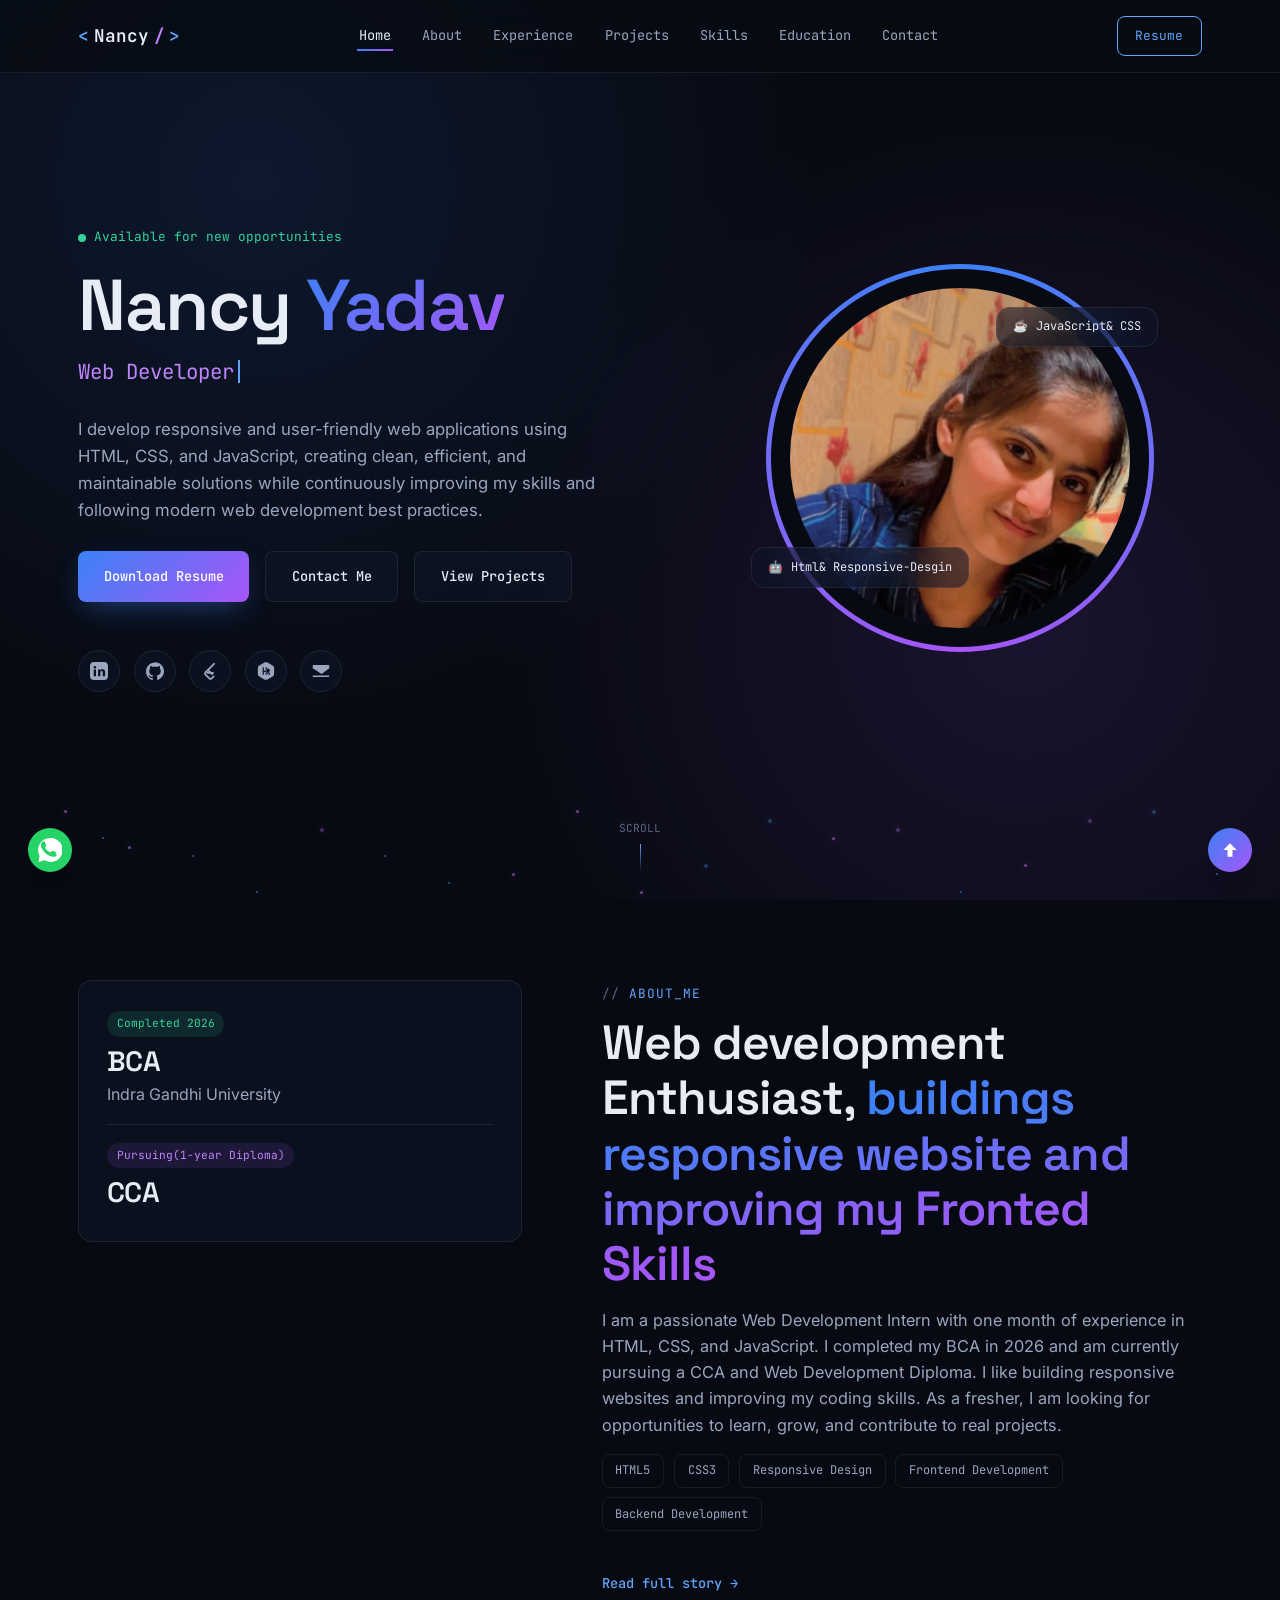
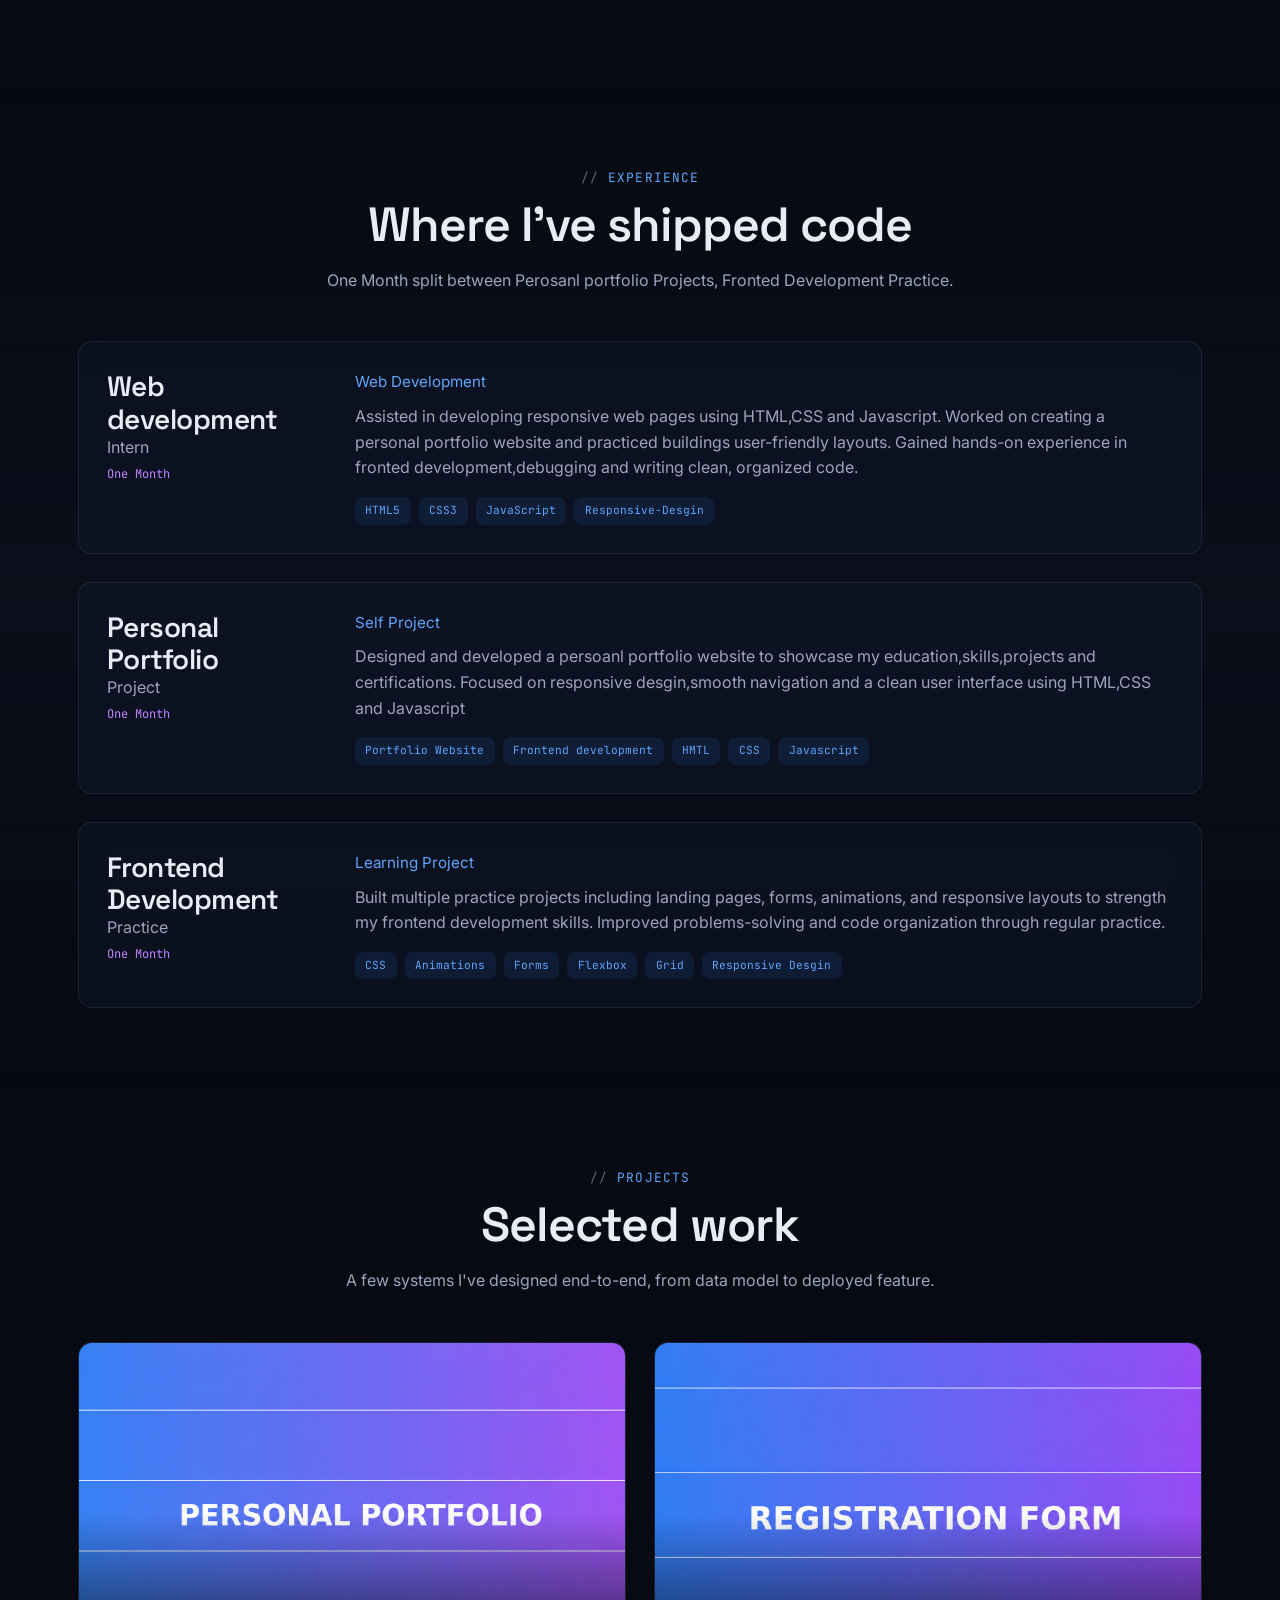
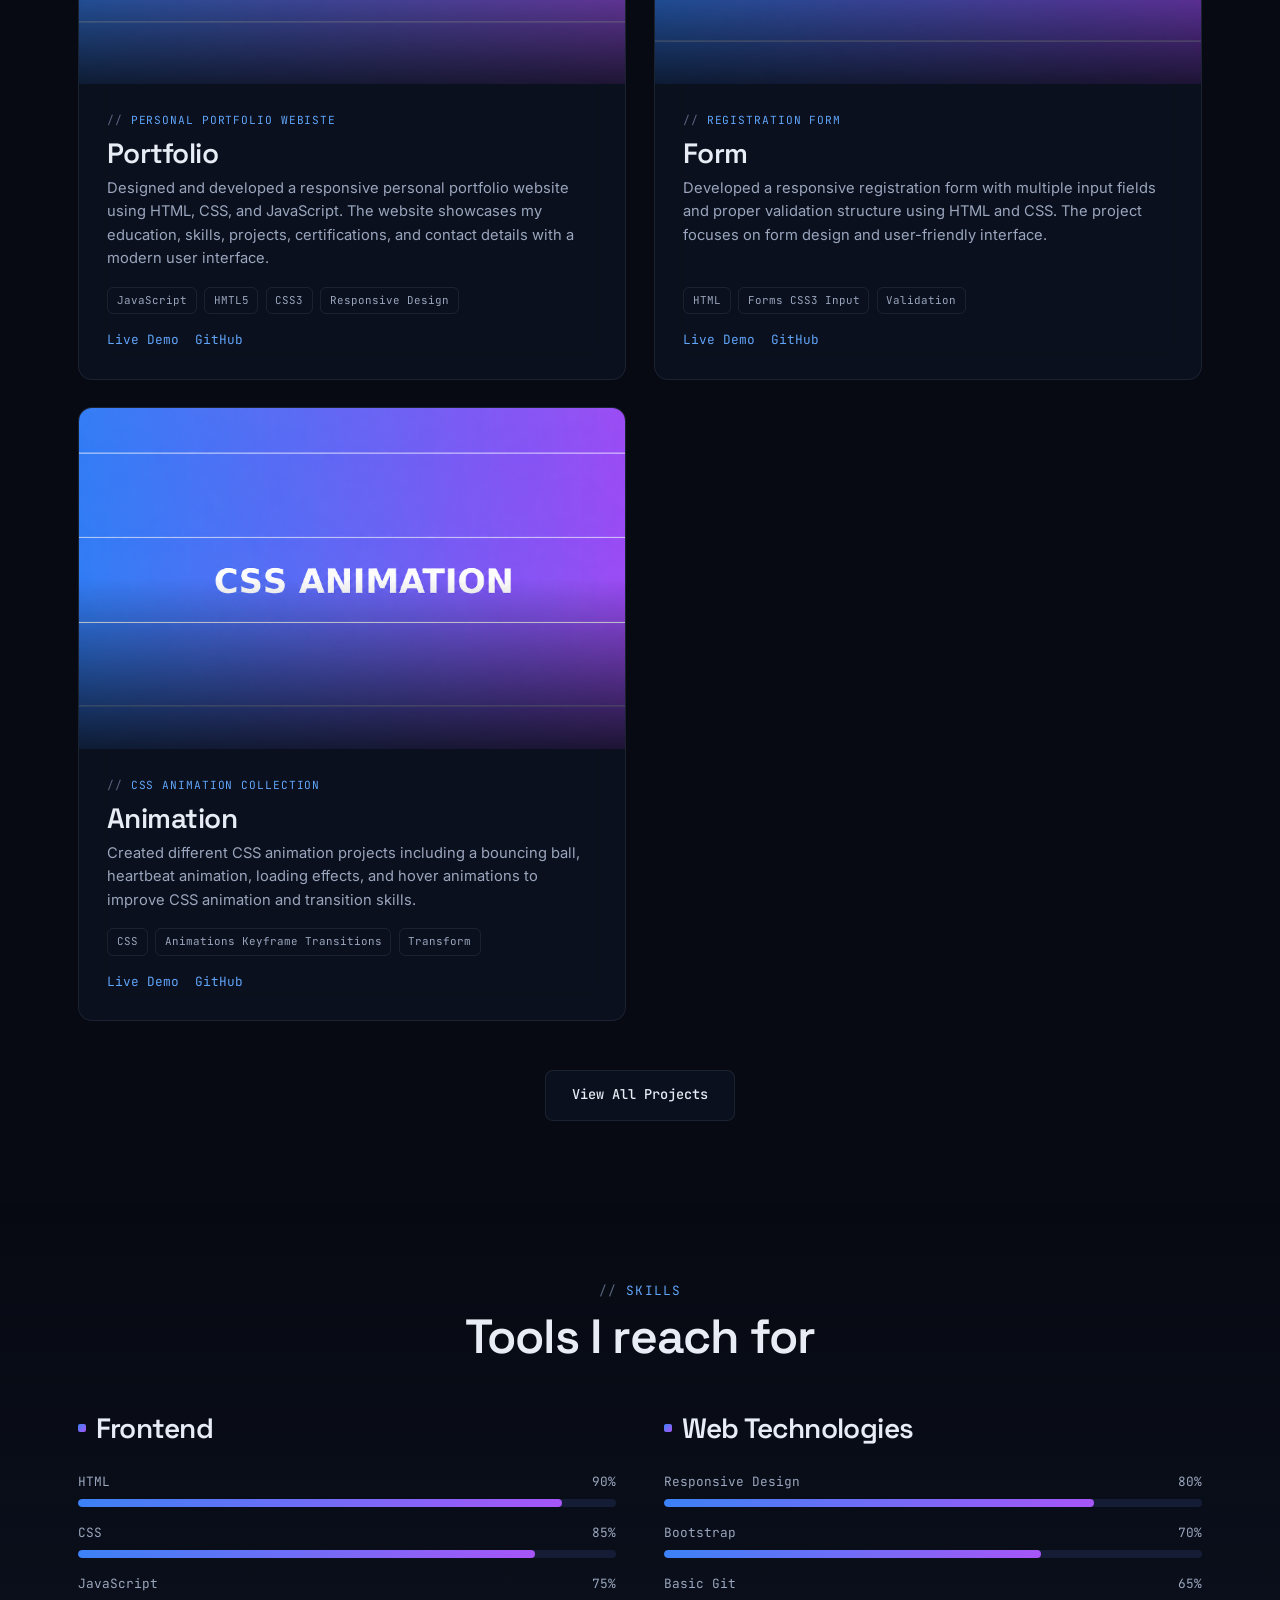
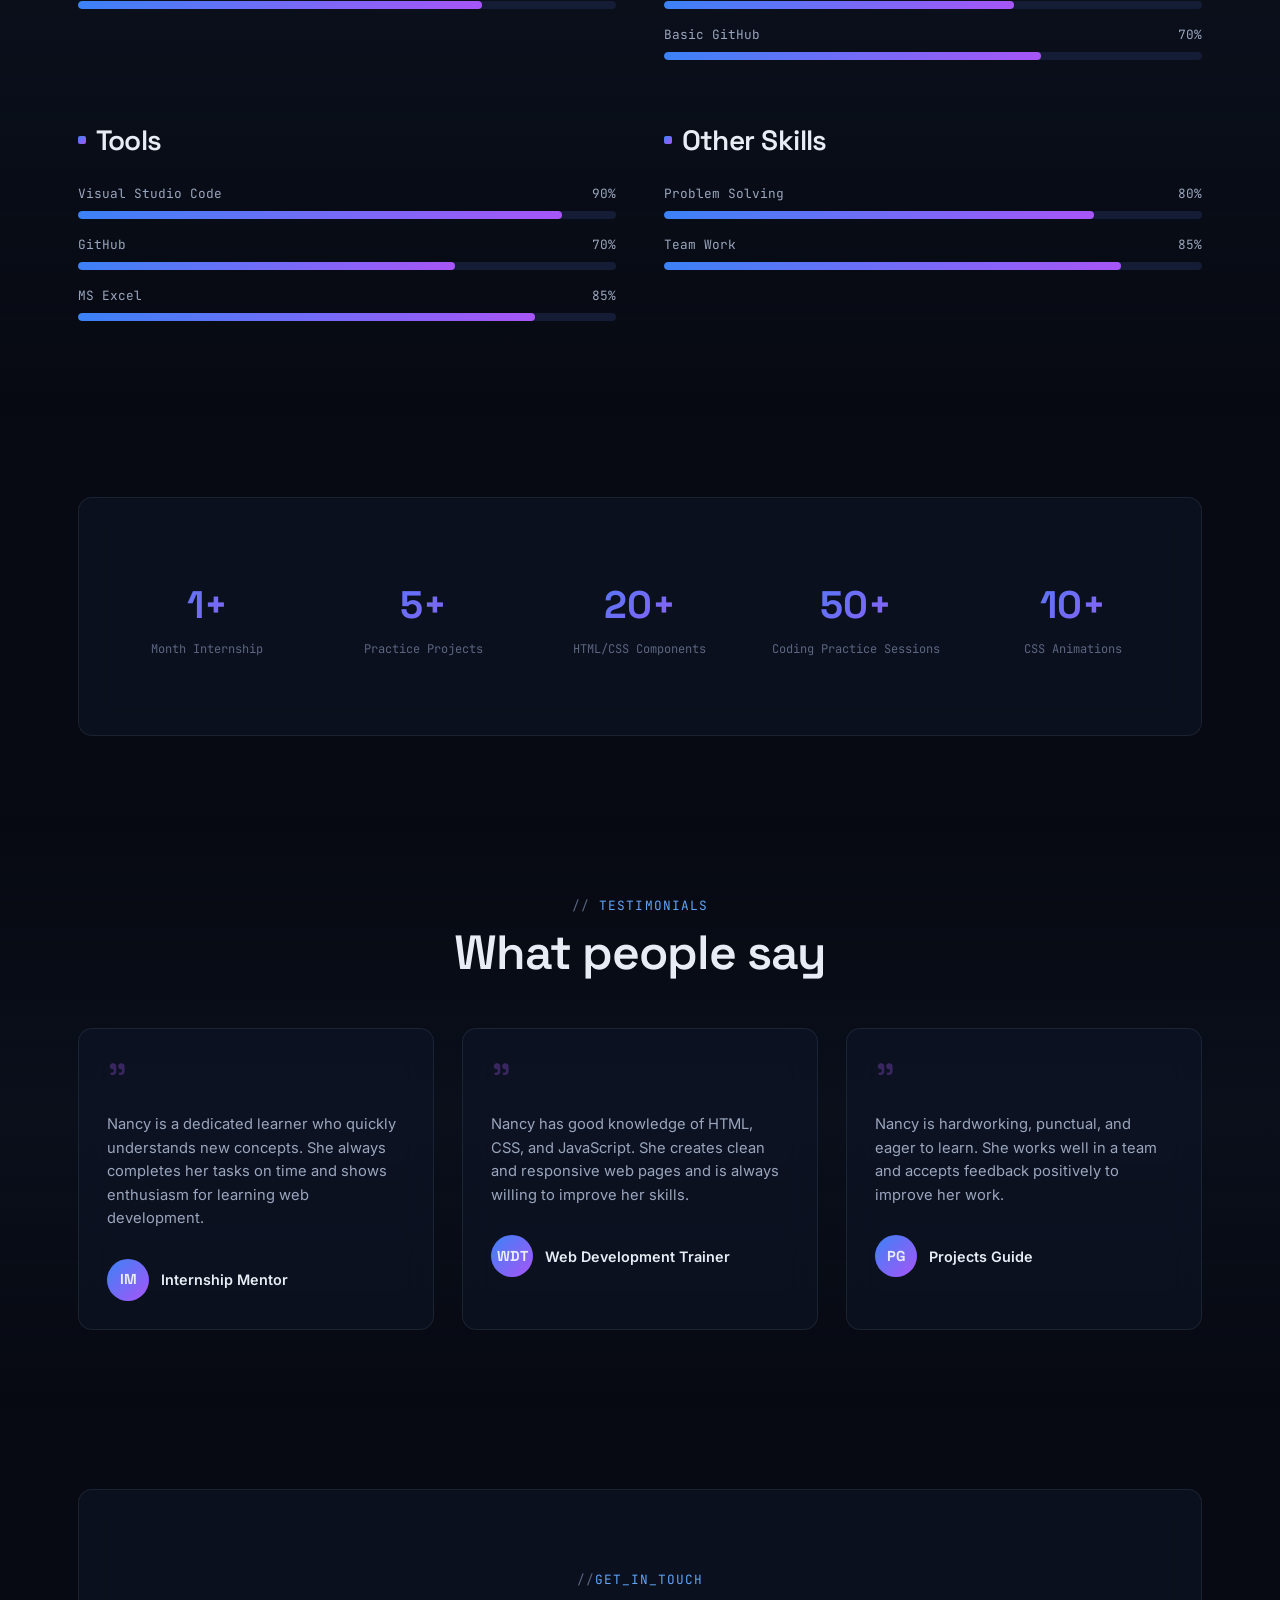
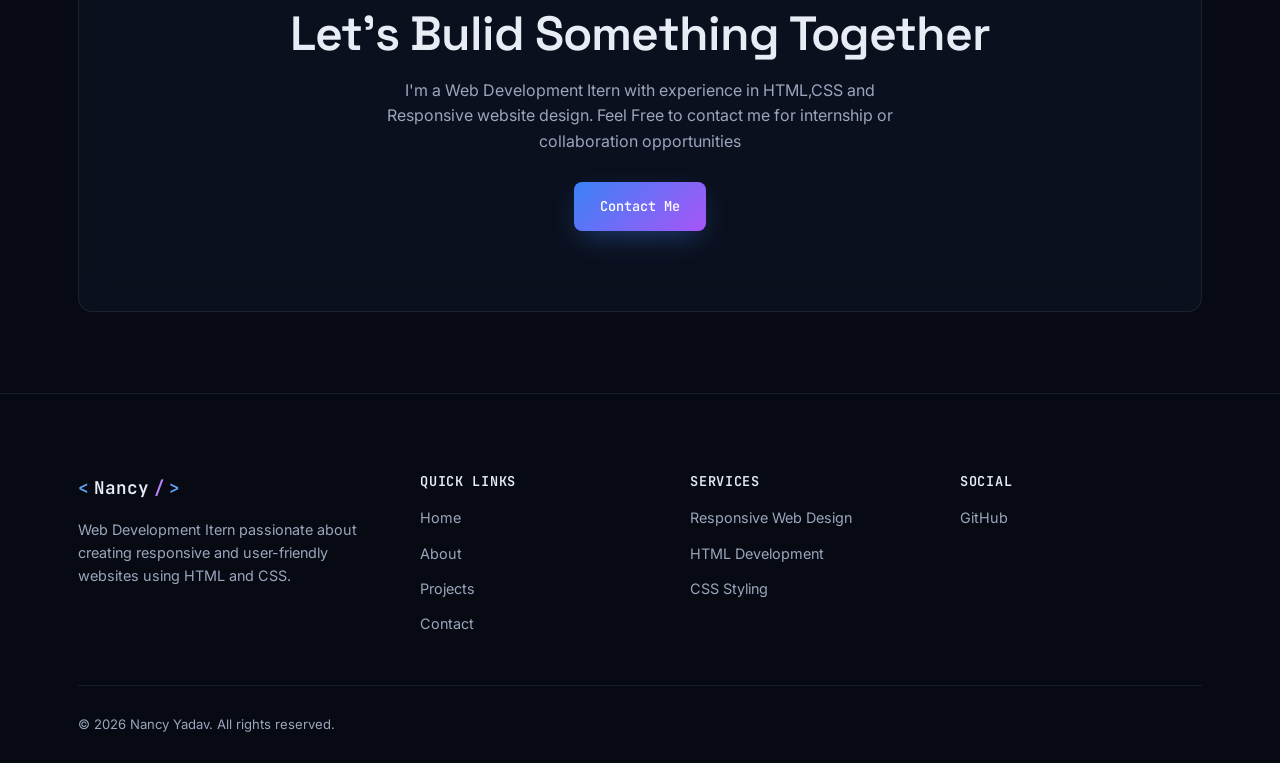
<file: index.html>
<!DOCTYPE html>
<html lang="en">
<head>
  <!-- ============ META / SEO ============ -->
  <meta charset="UTF-8">
  <meta name="viewport" content="width=device-width, initial-scale=1.0">
  <title>Nancy | Web Developer Portfolio</title>
  <meta name="description" content="Nancy personal portfolio showcasing web Development projects, Html,CSS Javascript Skills, internship experience and reponsive website deigns.">
  <meta name="keywords" content="Nancy, Web development, Front-End developer,Html, CSS,Javascript, Responsive Design, portfolio, Web development">
  <meta name="Author" content="Nancy">
  <meta name="google-site-verification" content="4IBK3HDi5_YxdnVA-ZzC8SNw-25kPVwUrpj1m1ZrVto" />
  <link rel="canonical" href="https://kaushindar.dev/">


  <!-- Open Graph -->
  <meta property="og:title" content="Nancy | Web developer portfolio">
  <meta property="og:description" content="Nancy personal portfolio showcasing web Development projects, Html,CSS Javascript Skills, internship experience and reponsive website deigns.">
  <meta property="og:type" content="website">
  <meta property="og:url" content="https://kaushindar.dev/">
  <meta property="og:image" content="assets/images/profile.png">

  <!-- Twitter Card -->
  <meta name="twitter:card" content="summary_large_image">
  <meta name="twitter:title" content="Nancy | Web developer portfolio">
  <meta name="twitter:description" content="Nancy personal portfolio showcasing web Development projects, Html,CSS Javascript Skills, internship experience and reponsive website deigns.">
  <meta name="twitter:image" content="assets/images/profile.png">

  <!-- Favicon -->
  <link rel="icon" type="image/png" href="assets/icons/favicon.png">

  <!-- ============ STYLESHEETS ============ -->
  <link rel="stylesheet" href="style.css">
  <link rel="stylesheet" href="responsive.css">
  <link rel="stylesheet" href="animations.css">
</head>
<body>

  <!-- ============================================================
       PAGE LOAD ANIMATION (CSS-only, fades out automatically)
       ============================================================ -->
  <div class="page-loader" aria-hidden="true">
    <div class="loader-mark"><span>&lt;</span><span>/</span><span>&gt;</span></div>
  </div>

  <!-- ============================================================
       CSS-ONLY ANIMATED PARTICLE BACKGROUND
       ============================================================ -->
  <div class="bg-fx" aria-hidden="true">
    <span></span><span></span><span></span><span></span><span></span>
    <span></span><span></span><span></span><span></span><span></span>
    <span></span><span></span><span></span><span></span><span></span>
    <span></span><span></span><span></span><span></span><span></span>
  </div>

  <!-- ============================================================
       NAVIGATION BAR
       ============================================================ -->
  <header>
    <nav class="navbar" aria-label="Primary navigation">
      <div class="container nav-inner">
        <a href="index.html" class="logo"><span class="bracket">&lt;</span>Nancy<span class="dot">/</span><span class="bracket">&gt;</span></a>

        <input type="checkbox" id="nav-toggle" class="nav-toggle-checkbox">

        <ul class="nav-links">
          <li><a href="index.html#home" class="active">Home</a></li>
          <li><a href="about.html">About</a></li>
          <li><a href="index.html#experience">Experience</a></li>
          <li><a href="projects.html">Projects</a></li>
          <li><a href="index.html#skills">Skills</a></li>
          <li><a href="about.html#education">Education</a></li>
          <li><a href="contact.html">Contact</a></li>
        </ul>

        <div class="nav-cta">
          <a href="assets/resume/Nancy_Resume.pdf" class="btn-resume-nav" download>Resume</a>
          <label for="nav-toggle" class="nav-toggle-label" aria-label="Toggle menu">
            <span></span><span></span><span></span>
          </label>
        </div>
      </div>
    </nav>
  </header>

  <main>
    <!-- ============================================================
         HERO SECTION
         ============================================================ -->
    <section class="hero" id="home">
      <div class="container hero-inner">

        <div class="hero-content reveal">
          <div class="hero-eyebrow"><span class="status-dot" aria-hidden="true"></span> Available for new opportunities</div>

          <h1 class="hero-name">Nancy <span class="gradient-text">Yadav</span></h1>

          <div class="typing-roles" aria-label="Software Engineer, AI Engineer, Java Backend Developer, Trainer">
            <span class="role-text">Web Developer</span><span class="cursor" aria-hidden="true"></span>
          </div>

          <p class="hero-intro">
            I develop responsive and user-friendly web applications using HTML, CSS, and JavaScript, creating clean, efficient, and maintainable solutions while continuously improving my skills and following modern web development best practices.
          </p>

          <div class="hero-ctas">
            <a href="assets/resume/Nancy_Resume.pdf" class="btn btn-primary" download>Download Resume</a>
            <a href="contact.html" class="btn btn-outline">Contact Me</a>
            <a href="projects.html" class="btn btn-outline">View Projects</a>
          </div>

          <div class="hero-socials" aria-label="Social media links">
            <a href="https://linkedin.com/in/kaushindar" class="social-icon" target="_blank" rel="noopener" aria-label="LinkedIn">
              <svg viewBox="0 0 24 24"><path d="M19 0h-14c-2.76 0-5 2.24-5 5v14c0 2.76 2.24 5 5 5h14c2.76 0 5-2.24 5-5v-14c0-2.76-2.24-5-5-5zm-11 19h-3v-9h3v9zm-1.5-10.27c-.97 0-1.75-.79-1.75-1.76s.78-1.76 1.75-1.76 1.75.79 1.75 1.76-.78 1.76-1.75 1.76zm13.5 10.27h-3v-4.5c0-1.07-.02-2.45-1.5-2.45-1.5 0-1.73 1.17-1.73 2.37v4.58h-3v-9h2.88v1.23h.04c.4-.75 1.38-1.54 2.84-1.54 3.04 0 3.6 2 3.6 4.59v4.72z"/></svg>
            </a>
            <a href="https://github.com/kaushindar" class="social-icon" target="_blank" rel="noopener" aria-label="GitHub">
              <svg viewBox="0 0 24 24"><path d="M12 .5c-6.63 0-12 5.37-12 12 0 5.3 3.44 9.8 8.21 11.39.6.11.82-.26.82-.58 0-.29-.01-1.04-.02-2.04-3.34.72-4.04-1.61-4.04-1.61-.55-1.39-1.34-1.76-1.34-1.76-1.09-.75.08-.73.08-.73 1.2.08 1.84 1.24 1.84 1.24 1.07 1.83 2.81 1.3 3.5.99.11-.78.42-1.3.76-1.6-2.67-.3-5.47-1.34-5.47-5.93 0-1.31.47-2.38 1.24-3.22-.12-.3-.54-1.52.12-3.18 0 0 1.01-.32 3.3 1.23.96-.27 1.98-.4 3-.4s2.04.13 3 .4c2.29-1.55 3.3-1.23 3.3-1.23.66 1.66.24 2.88.12 3.18.77.84 1.24 1.91 1.24 3.22 0 4.6-2.81 5.62-5.49 5.92.43.37.81 1.1.81 2.22 0 1.6-.01 2.89-.01 3.29 0 .32.21.7.82.58 4.77-1.59 8.21-6.09 8.21-11.39 0-6.63-5.37-12-12-12z"/></svg>
            </a>
            <a href="https://leetcode.com/kaushindar" class="social-icon" target="_blank" rel="noopener" aria-label="LeetCode">
              <svg viewBox="0 0 24 24"><path d="M16.5 1.5l-9 9-2 2a4 4 0 0 0 0 5.66l4.3 4.3a4 4 0 0 0 5.66 0l2.3-2.3a1.2 1.2 0 0 0-1.7-1.7l-2.3 2.3a1.6 1.6 0 0 1-2.26 0l-4.3-4.3a1.6 1.6 0 0 1 0-2.26l2-2 4.7 4.7a1.2 1.2 0 0 0 1.7-1.7L11 10.6l7.2-7.2a1.2 1.2 0 0 0-1.7-1.9z"/><rect x="7" y="13.2" width="10.5" height="2.3" rx="1.1"/></svg>
            </a>
            <a href="https://hackerrank.com/kaushindar" class="social-icon" target="_blank" rel="noopener" aria-label="HackerRank">
              <svg viewBox="0 0 24 24"><path d="M12 0c1.285 0 9.75 4.886 10.392 6 .645 1.115.645 10.885 0 12C21.75 19.114 13.286 24 12 24c-1.286 0-9.75-4.886-10.395-6-.642-1.115-.642-10.885 0-12C2.25 4.886 10.715 0 12 0zM7.5 17h1.6v-3.7h2.4V17h1.6V7h-1.6v4.7H9.1V7H7.5v10zm9.6-5.6c0-1.6-.6-2.4-2.2-2.4h-2.3V17h1.6v-3.6h.5l1.2 3.6h1.7l-1.4-3.9c.6-.3.9-1 .9-1.7z"/></svg>
            </a>
            <a href="mailto:kaushindar.dev@gmail.com" class="social-icon" aria-label="Email">
              <svg viewBox="0 0 24 24"><path d="M2 4h20a1 1 0 0 1 1 1v14a1 1 0 0 1-1 1H2a1 1 0 0 1-1-1V5a1 1 0 0 1 1-1zm19.4 2.1l-9.4 7-9.4-7H21.4zM1 8.4V18h22V8.4l-9.6 7.1a1 1 0 0 1-1.2 0L1 8.4z"/></svg>
            </a>
          </div>
        </div>

        <div class="hero-visual reveal-scale delay-2">
          <div class="portrait-frame">
            <div class="portrait-ring" aria-hidden="true"></div>
            <div class="portrait-photo">
              <img src="assets/images/profile.jpeg" alt="Portrait of Nancy, web development, HTMl,CSS, Javascript" width="380" height="380">
            </div>
            <div class="float-chip glass-panel chip-1"><span aria-hidden="true">☕</span> JavaScript&amp; CSS</div>
            <div class="float-chip glass-panel chip-2"><span aria-hidden="true">🤖</span> Html&amp; Responsive-Desgin</div>
          </div>
        </div>

      </div>

      <a href="#about-preview" class="scroll-hint" aria-label="Scroll down">
        SCROLL
        <span class="scroll-line" aria-hidden="true"></span>
      </a>
    </section>

    <!-- ============================================================
         ABOUT PREVIEW SECTION
         ============================================================ -->
    <section class="section" id="about-preview">
      <div class="container">
        <div class="about-grid">

          <div class="glass-panel about-card reveal-left">
            <span class="edu-tag done">Completed 2026</span>
            <h3>BCA</h3>
            <p class="org" style="margin-top:0.3rem;">Indra Gandhi University</p>

            <div class="edu-current">
              <span class="edu-tag">Pursuing(1-year Diploma)</span>
              <h3>CCA</h3>
              <p class="org" style="margin-top:0.3rem;"></p>
            </div>
          </div>

          <div class="reveal-right delay-1">
            <span class="mono-label">about_me</span>
            <h2 style="margin-top:0.6rem;">Web development Enthusiast, <span class="gradient-text">buildings responsive website and improving my Fronted Skills</span></h2>
            <p style="margin-top:var(--space-sm); font-size:1.02rem;">
              I am a passionate Web Development Intern with one month of experience in HTML, CSS, and JavaScript. I completed my BCA in 2026 and am currently pursuing a CCA and Web Development Diploma.
               I like building responsive websites and improving my coding skills. As a fresher, I am looking for opportunities to learn, grow, and contribute to real projects.
            </p>
            <div class="passion-tags">
              <span>HTML5</span><span>CSS3</span><span>Responsive Design</span><span>Frontend Development</span><span>Backend Development</span>
            </div>
            <a href="about.html" class="btn btn-ghost" style="margin-top:var(--space-md);">Read full story</a>
          </div>

        </div>
      </div>
    </section>

    <!-- ============================================================
         EXPERIENCE SECTION
         ============================================================ -->
    <section class="section section-alt" id="experience">
      <div class="container">
        <div class="section-head reveal">
          <span class="mono-label">experience</span>
          <h2>Where I've shipped code</h2>
          <p>One Month split between Perosanl portfolio Projects, Fronted Development Practice.</p>
        </div>

        <div class="experience-list">

          <article class="exp-card glass-panel lift-card reveal-left">
            <div class="exp-meta">
              <h3>Web development</h3>
              <span class="org" style="color:var(--text-secondary);">Intern</span>
              <span class="exp-duration">One Month</span>
            </div>
            <div class="exp-body">
              <span class="exp-role">Web Development</span>
              <p>Assisted in developing responsive web pages using HTML,CSS and Javascript. Worked on creating a personal portfolio website 
                and practiced buildings user-friendly layouts. Gained hands-on experience in fronted development,debugging and writing clean, organized code.
              </p>
              <div class="exp-tags">
                <span>HTML5</span><span>CSS3</span><span>JavaScript</span><span>Responsive-Desgin</span>
              </div>
            </div>
          </article>

          <article class="exp-card glass-panel lift-card reveal-left delay-1">
            <div class="exp-meta">
              <h3>Personal Portfolio</h3>
              <span class="org" style="color:var(--text-secondary);">Project</span>
              <span class="exp-duration">One Month</span>
            </div>
            <div class="exp-body">
              <span class="exp-role">Self Project</span>
              <p>Designed and developed a persoanl portfolio website to showcase my education,skills,projects and certifications. Focused on responsive
                desgin,smooth navigation and a clean user interface using HTML,CSS and Javascript
              </p>
              <div class="exp-tags">
                <span>Portfolio Website</span><span>Frontend development</span><span>HMTL</span><span>CSS</span><span>Javascript</span>
              </div>
            </div>
          </article>

          <article class="exp-card glass-panel lift-card reveal-left delay-2">
            <div class="exp-meta">
              <h3>Frontend Development</h3>
              <span class="org" style="color:var(--text-secondary);">Practice</span>
              <span class="exp-duration">One Month</span>
            </div>
            <div class="exp-body">
              <span class="exp-role">Learning Project</span>
              <p>Built multiple practice projects including landing pages, forms, animations, and responsive layouts to strength my frontend development
                skills. Improved problems-solving and code organization through regular practice.
              </p>
              <div class="exp-tags">
                <span>CSS</span><span>Animations</span><span>Forms</span><span>Flexbox</span><span>Grid</span><span>Responsive Desgin</span>
              </div>
            </div>
          </article>

        </div>
      </div>
    </section>

    <!-- ============================================================
         PROJECTS PREVIEW SECTION
         ============================================================ -->
    <section class="section" id="projects-preview">
      <div class="container">
        <div class="section-head reveal">
          <span class="mono-label">projects</span>
          <h2>Selected work</h2>
          <p>A few systems I've designed end-to-end, from data model to deployed feature.</p>
        </div>

        <div class="projects-grid">
          <article class="project-card glass-panel reveal-scale delay-1">
            <div class="project-thumb">
              <img src="assets/images/project1.png" alt="Perosanl Portfolio platform interface" loading="lazy">
            </div>
            <div class="project-body">
              <span class="mono-label">Personal Portfolio Webiste</span>
              <h3>Portfolio</h3>
              <p>Designed and developed a responsive personal portfolio website using HTML, CSS, and JavaScript. The website showcases my education,
                 skills, projects, certifications, and contact details with a modern user interface.</p>
              <div class="project-tags">
                <span>JavaScript</span><span>HMTL5</span><span>CSS3</span><span>Responsive Design</span>
              </div>
              <div class="project-links">
                <a href="#" target="_blank" rel="noopener">Live Demo</a>
                <a href="#" target="_blank" rel="noopener">GitHub</a>
              </div>
            </div>
          </article>

          <article class="project-card glass-panel reveal-scale delay-2">
            <div class="project-thumb">
              <img src="assets/images/project2.png" alt="Registration Form" loading="lazy">
            </div>
            <div class="project-body">
              <span class="mono-label">Registration Form</span>
              <h3>Form</h3>
              <p>Developed a responsive registration form with multiple input fields and proper validation structure using HTML and CSS.
                 The project focuses on form design and user-friendly interface.</p>
              <div class="project-tags">
                <span>HTML</span><span>Forms CSS3 Input</span><span>Validation</span>
              </div>
              <div class="project-links">
                <a href="#" target="_blank" rel="noopener">Live Demo</a>
                <a href="#" target="_blank" rel="noopener">GitHub</a>
              </div>
            </div>
          </article>

          <article class="project-card glass-panel reveal-scale delay-3">
            <div class="project-thumb">
              <img src="assets/images/project3.png" alt="CSS Animation interface" loading="lazy">
            </div>
            <div class="project-body">
              <span class="mono-label">CSS Animation Collection</span>
              <h3>Animation</h3>
              <p>Created different CSS animation projects including a bouncing ball, heartbeat animation, loading effects, 
                and hover animations to improve CSS animation and transition skills.</p>
              <div class="project-tags">
                <span>CSS</span><span>Animations Keyframe Transitions</span><span>Transform</span>
              </div>
              <div class="project-links">
                <a href="#" target="_blank" rel="noopener">Live Demo</a>
                <a href="#" target="_blank" rel="noopener">GitHub</a>
              </div>
            </div>
          </article>

        </div>

        <div style="text-align:center; margin-top:var(--space-lg);">
          <a href="projects.html" class="btn btn-outline">View All Projects</a>
        </div>
      </div>
    </section>

    <!-- ============================================================
         SKILLS SECTION
         ============================================================ -->
    <section class="section section-alt" id="skills">
      <div class="container">
        <div class="section-head reveal">
          <span class="mono-label">skills</span>
          <h2>Tools I reach for</h2>
        </div>

        <div class="skills-grid">

          <div class="skill-group reveal-left">
            <h3>Frontend</h3>
            <div class="skill-bar-item">
              <div class="skill-bar-label"><span>HTML</span><span>90%</span></div>
              <div class="skill-bar-track"><div class="skill-bar-fill" style="--fill:90%;"></div></div>
            </div>
            <div class="skill-bar-item">
              <div class="skill-bar-label"><span>CSS</span><span>85%</span></div>
              <div class="skill-bar-track"><div class="skill-bar-fill" style="--fill:85%;"></div></div>
            </div>
            <div class="skill-bar-item">
              <div class="skill-bar-label"><span>JavaScript</span><span>75%</span></div>
              <div class="skill-bar-track"><div class="skill-bar-fill" style="--fill:75%;"></div></div>
            </div>
          </div>

          <div class="skill-group reveal-right">
            <h3>Web Technologies</h3>
            <div class="skill-bar-item">
              <div class="skill-bar-label"><span>Responsive Design</span><span>80%</span></div>
              <div class="skill-bar-track"><div class="skill-bar-fill" style="--fill:80%;"></div></div>
            </div>
            <div class="skill-bar-item">
              <div class="skill-bar-label"><span>Bootstrap</span><span>70%</span></div>
              <div class="skill-bar-track"><div class="skill-bar-fill" style="--fill:70%;"></div></div>
            </div>
            <div class="skill-bar-item">
              <div class="skill-bar-label"><span>Basic Git</span><span>65%</span></div>
              <div class="skill-bar-track"><div class="skill-bar-fill" style="--fill:65%;"></div></div>
            </div>
            <div class="skill-bar-item">
              <div class="skill-bar-label"><span>Basic GitHub</span><span>70%</span></div>
              <div class="skill-bar-track"><div class="skill-bar-fill" style="--fill:70%;"></div></div>
            </div>
          </div>

          <div class="skill-group reveal-left delay-1">
            <h3>Tools</h3>
            <div class="skill-bar-item">
              <div class="skill-bar-label"><span>Visual Studio Code</span><span>90%</span></div>
              <div class="skill-bar-track"><div class="skill-bar-fill" style="--fill:90%;"></div></div>
            </div>
            <div class="skill-bar-item">
              <div class="skill-bar-label"><span>GitHub</span><span>70%</span></div>
              <div class="skill-bar-track"><div class="skill-bar-fill" style="--fill:70%;"></div></div>
            </div>
            <div class="skill-bar-item">
              <div class="skill-bar-label"><span>MS Excel</span><span>85%</span></div>
              <div class="skill-bar-track"><div class="skill-bar-fill" style="--fill:85%;"></div></div>
            </div>
          </div>

          <div class="skill-group reveal-right delay-1">
            <h3>Other Skills</h3>
            <div class="skill-bar-item">
              <div class="skill-bar-label"><span>Problem Solving</span><span>80%</span></div>
              <div class="skill-bar-track"><div class="skill-bar-fill" style="--fill:80%;"></div></div>
            </div>
            <div class="skill-bar-item">
              <div class="skill-bar-label"><span>Team Work</span><span>85%</span></div>
              <div class="skill-bar-track"><div class="skill-bar-fill" style="--fill:85%;"></div></div>
            </div>
          </div>

        </div>
      </div>
    </section>

    <!-- ============================================================
         ACHIEVEMENTS / STATS SECTION
         ============================================================ -->
    <section class="section" id="achievements">
      <div class="container">
        <div class="glass-panel stats-strip reveal-scale" style="padding:var(--space-lg) var(--space-md);">
          <div class="stat-item">
            <div class="stat-number gradient-text">1+</div>
            <div class="stat-label">Month Internship</div>
          </div>
          <div class="stat-item">
            <div class="stat-number gradient-text">5+</div>
            <div class="stat-label">Practice Projects</div>
          </div>
          <div class="stat-item">
            <div class="stat-number gradient-text">20+</div>
            <div class="stat-label">HTML/CSS Components</div>
          </div>
          <div class="stat-item">
            <div class="stat-number gradient-text">50+</div>
            <div class="stat-label">Coding Practice Sessions</div>
          </div>
          <div class="stat-item">
            <div class="stat-number gradient-text">10+</div>
            <div class="stat-label">CSS Animations</div>
          </div>
        </div>
      </div>
    </section>

    <!-- ============================================================
         TESTIMONIALS SECTION
         ============================================================ -->
    <section class="section section-alt" id="testimonials">
      <div class="container">
        <div class="section-head reveal">
          <span class="mono-label">testimonials</span>
          <h2>What people say</h2>
        </div>

        <div class="testimonial-grid">

          <div class="glass-panel testimonial-card reveal-scale">
            <div class="quote-mark" aria-hidden="true">"</div>
            <p>Nancy is a dedicated learner who quickly understands new concepts. 
              She always completes her tasks on time and shows enthusiasm for learning web development.</p>
            <div class="testimonial-author">
              <div class="author-avatar">IM</div>
              <div>
                <div class="author-name">Internship Mentor</div>
                <div class="author-role"></div>
              </div>
            </div>
          </div>

          <div class="glass-panel testimonial-card reveal-scale delay-1">
            <div class="quote-mark" aria-hidden="true">"</div>
            <p>Nancy has good knowledge of HTML, CSS, and JavaScript. She creates clean and responsive web pages
               and is always willing to improve her skills.</p>
            <div class="testimonial-author">
              <div class="author-avatar">WDT</div>
              <div>
                <div class="author-name">Web Development Trainer</div>
                <div class="author-role"></div>
              </div>
            </div>
          </div>

          <div class="glass-panel testimonial-card reveal-scale delay-2">
            <div class="quote-mark" aria-hidden="true">"</div>
            <p>Nancy is hardworking, punctual, and eager to learn. She works well in a team and accepts feedback positively to improve her work.</p>
            <div class="testimonial-author">
              <div class="author-avatar">PG</div>
              <div>
                <div class="author-name">Projects Guide</div>
                <div class="author-role"></div>
              </div>
            </div>
          </div>

        </div>
      </div>
    </section>

    <!-- ============================================================
         CONTACT CTA SECTION
         ============================================================ -->
    <section class="section" id="contact-cta">
      <div class="container">
        <div class="glass-panel reveal-scale" style="padding:var(--space-xl) var(--space-md); text-align:center;">
          <span class="mono-label" style="justify-content:center; display:flex;">get_in_touch</span>
          <h2 style="margin-top:var(--space-sm);">Let's Bulid Something Together</h2>
          <p style="max-width:520px; margin:var(--space-sm) auto 0;">I'm a Web Development Itern with experience in HTML,CSS and Responsive website design. Feel Free to contact me for internship or collaboration opportunities</p>
          <div style="margin-top:var(--space-md);">
            <a href="contact.html" class="btn btn-primary">Contact Me</a>
          </div>
        </div>
      </div>
    </section>
  </main>

  <!-- ============================================================
       FOOTER
       ============================================================ -->
  <footer class="site-footer">
    <div class="container">
      <div class="footer-grid">

        <div class="footer-brand">
          <a href="index.html" class="logo"><span class="bracket">&lt;</span>Nancy<span class="dot">/</span><span class="bracket">&gt;</span></a>
          <p>Web Development Itern passionate about creating responsive and user-friendly websites using HTML and CSS.</p>
        </div>

        <div class="footer-col">
          <h4>Quick Links</h4>
          <ul>
            <li><a href="index.html">Home</a></li>
            <li><a href="about.html">About</a></li>
            <li><a href="projects.html">Projects</a></li>
            <li><a href="contact.html">Contact</a></li>
          </ul>
        </div>

        <div class="footer-col">
          <h4>Services</h4>
          <ul>
            <li><a href="index.html#experience">Responsive Web Design</a></li>
            <li><a href="index.html#skills">HTML Development</a></li>
            <li><a href="index.html#experience">CSS Styling</a></li>
          </ul>
        </div>

        <div class="footer-col">
          <h4>Social</h4>
          <ul>
            <li><a href="https://github.com/kaushindar" target="_blank" rel="noopener">GitHub</a></li> 
          </ul>
        </div>
      </div>

      <div class="footer-bottom">
        <p>&copy; 2026 Nancy Yadav. All rights reserved.</p>
        <div class="footer-socials">
        </div>
      </div>
    </div>
  </footer>

  <!-- ============================================================
       FLOATING ACTION BUTTONS
       ============================================================ -->
  <a href="https://wa.me/910000000000" class="float-btn whatsapp-float" target="_blank" rel="noopener" aria-label="Chat on WhatsApp">
    <svg viewBox="0 0 24 24"><path d="M12 0a12 12 0 0 0-10.4 17.9L.4 24l6.3-1.65A12 12 0 1 0 12 0zm6.95 16.95c-.3.85-1.7 1.6-2.65 1.75-.7.1-1.55.15-2.5-.15-.6-.2-1.35-.4-2.3-.85-4.05-1.75-6.7-5.8-6.9-6.05-.2-.25-1.65-2.2-1.65-4.2 0-2 1.05-2.95 1.4-3.35.35-.4.8-.5 1.05-.5h.75c.25 0 .55-.05.85.65.3.7 1.05 2.5 1.15 2.7.1.2.15.4.05.65-.1.25-.15.4-.35.6-.2.25-.4.55-.55.7-.2.2-.4.45-.2.85.7 1.4 1.6 2.45 2.85 3.3 1.25.85 2 1.05 2.3 1.2.3.1.5.1.7-.05.2-.2.85-.95 1.1-1.3.25-.35.5-.3.8-.2.3.1 2.05.95 2.4 1.15.35.2.6.3.65.45.05.15.05.85-.25 1.7z"/></svg>
  </a>

  <a href="#home" class="float-btn back-to-top" aria-label="Back to top">
    <svg viewBox="0 0 24 24"><path d="M12 4l-8 8h5v8h6v-8h5z"/></svg>
  </a>

</body>
</html>
</file>
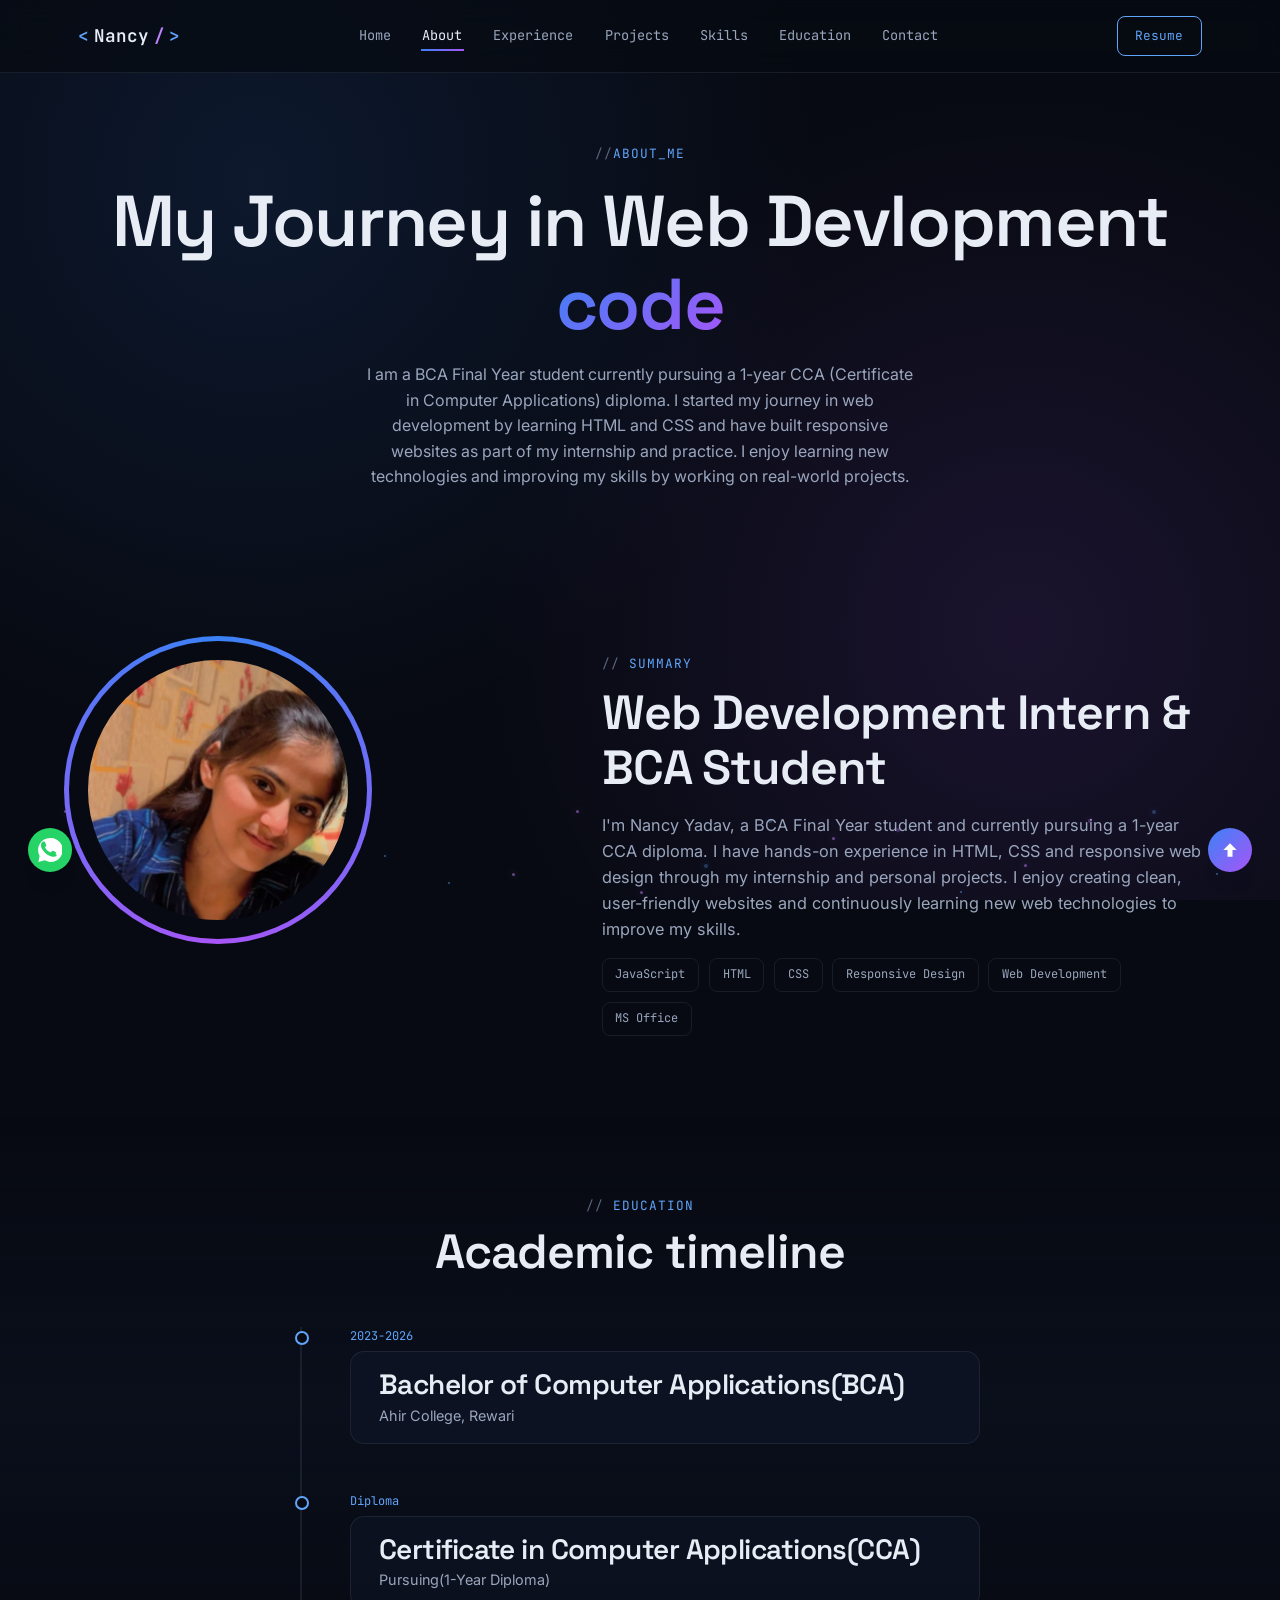
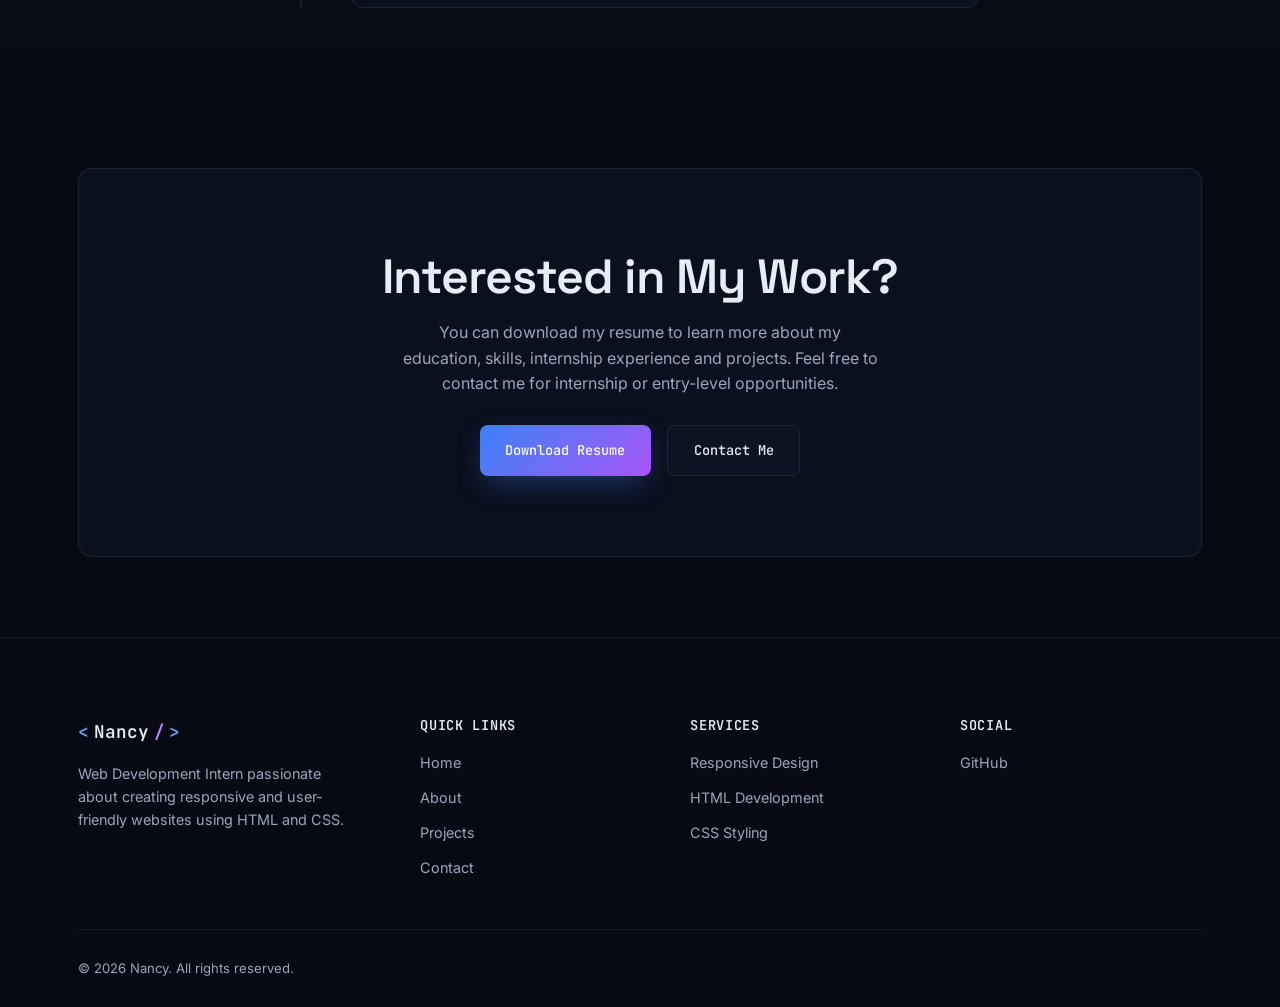
<file: about.html>
<!DOCTYPE html>
<html lang="en">
<head>
  <!-- ============ META / SEO ============ -->
  <meta charset="UTF-8">
  <meta name="viewport" content="width=device-width, initial-scale=1.0">
  <title>About | Nancy</title>
 <meta name="description" content="Nancy personal portfolio showcasing web Development projects, Html,CSS Javascript Skills, internship experience and reponsive website deigns.">
  <meta name="keywords" content="Nancy, Web development, Front-End developer,Html, CSS,Javascript, Responsive Design, portfolio, Web development">
  <meta name="Author" content="Nancy">
  <link rel="canonical" href="https://kaushindar.dev/about.html">

  <meta property="og:title" content="About | Nancy">
  <meta property="og:description" content="Nancy personal portfolio showcasing web Development projects, Html,CSS Javascript Skills, internship experience and reponsive website deigns.">
  <meta property="og:type" content="profile">
  <meta property="og:url" content="https://kaushindar.dev/about.html">
  <meta property="og:image" content="assets/images/profile.png">

  <meta name="twitter:card" content="summary_large_image">
  <meta name="twitter:title" content="About | Nancy">
  <meta name="twitter:description" content="Nancy personal portfolio showcasing web Development projects, Html,CSS Javascript Skills, internship experience and reponsive website deigns.">

  <link rel="icon" type="image/png" href="assets/icons/favicon.png">

  <link rel="stylesheet" href="style.css">
  <link rel="stylesheet" href="responsive.css">
  <link rel="stylesheet" href="animations.css">
</head>
<body>

  <!-- ============================================================
       PAGE LOAD ANIMATION (CSS-only, fades out automatically)
       ============================================================ -->
  <div class="page-loader" aria-hidden="true">
    <div class="loader-mark"><span>&lt;</span><span>/</span><span>&gt;</span></div>
  </div>

  <div class="bg-fx" aria-hidden="true">
    <span></span><span></span><span></span><span></span><span></span>
    <span></span><span></span><span></span><span></span><span></span>
    <span></span><span></span><span></span><span></span><span></span>
    <span></span><span></span><span></span><span></span><span></span>
  </div>

  <!-- ============================================================
       NAVIGATION BAR
       ============================================================ -->
  <header>
    <nav class="navbar" aria-label="Primary navigation">
      <div class="container nav-inner">
        <a href="index.html" class="logo"><span class="bracket">&lt;</span>Nancy<span class="dot">/</span><span class="bracket">&gt;</span></a>

        <input type="checkbox" id="nav-toggle" class="nav-toggle-checkbox">

        <ul class="nav-links">
          <li><a href="index.html">Home</a></li>
          <li><a href="about.html" class="active">About</a></li>
          <li><a href="index.html#experience">Experience</a></li>
          <li><a href="projects.html">Projects</a></li>
          <li><a href="index.html#skills">Skills</a></li>
          <li><a href="about.html#education">Education</a></li>
          <li><a href="contact.html">Contact</a></li>
        </ul>

        <div class="nav-cta">
          <a href="assets/resume/Nancy_Resume.pdf" class="btn-resume-nav" download>Resume</a>
          <label for="nav-toggle" class="nav-toggle-label" aria-label="Toggle menu">
            <span></span><span></span><span></span>
          </label>
        </div>
      </div>
    </nav>
  </header>

  <main>
    <!-- ============================================================
         PAGE HERO
         ============================================================ -->
    <section class="page-hero reveal">
      <div class="container">
        <span class="mono-label" style="display:flex; justify-content:center;">about_me</span>
        <h1>My Journey in Web Devlopment <span class="gradient-text">code</span></h1>
        <p>I am a BCA Final Year student currently pursuing a 1-year CCA (Certificate in Computer Applications) diploma.
           I started my journey in web development by learning HTML and CSS and have built responsive websites as part of my internship and practice.
           I enjoy learning new technologies and improving my skills by working on real-world projects.</p>
      </div>
    </section>

    <!-- ============================================================
         PROFESSIONAL SUMMARY
         ============================================================ -->
    <section class="section">
      <div class="container">
        <div class="about-grid">

          <div class="hero-visual reveal-left" style="justify-content:flex-start;">
            <div class="portrait-frame" style="width:280px; height:280px;">
              <div class="portrait-ring" aria-hidden="true"></div>
              <div class="portrait-photo">
                <img src="assets/images/profile.jpeg" alt="Portrait of Nancy Yadav" width="300" height="300">
              </div>
            </div>
          </div>

          <div class="reveal-right delay-1">
            <span class="mono-label">summary</span>
            <h2 style="margin-top:0.6rem;">Web Development Intern & BCA Student</h2>
            <p style="margin-top:var(--space-sm); font-size:1.02rem;">
              I'm Nancy Yadav, a BCA Final Year student and currently pursuing a 1-year CCA diploma. I have hands-on experience in HTML, CSS and 
              responsive web design through my internship and personal projects.
               I enjoy creating clean, user-friendly websites and continuously learning new web technologies to improve my skills.
            </p>
            <div class="passion-tags">
              <span>JavaScript</span><span>HTML</span><span>CSS</span><span>Responsive Design</span><span>Web Development</span><span>MS Office</span>
            </div>
          </div>

        </div>
      </div>
    </section>

    <!-- ============================================================
         EDUCATION TIMELINE
         ============================================================ -->
    <section class="section section-alt" id="education">
      <div class="container">
        <div class="section-head reveal">
          <span class="mono-label">education</span>
          <h2>Academic timeline</h2>
        </div>

        <div class="timeline" style="max-width:680px; margin:0 auto;">

          <div class="timeline-item reveal-left">
            <span class="timeline-dot" aria-hidden="true"></span>
            <div class="timeline-year">2023-2026</div>
            <div class="glass-panel timeline-card">
              <h3> Bachelor of Computer Applications(BCA)</h3>
              <p class="org">Ahir College, Rewari</p>
            </div>
          </div>

          <div class="timeline-item reveal-left delay-1">
            <span class="timeline-dot" aria-hidden="true"></span>
            <div class="timeline-year">Diploma</div>
            <div class="glass-panel timeline-card">
              <h3>Certificate in Computer Applications(CCA)</h3>
              <p class="org">Pursuing(1-Year Diploma)</p>
            </div>
          </div>
        </div>
      </div>
    </section>

    <!-- ============================================================
         CONTACT CTA
         ============================================================ -->
    <section class="section">
      <div class="container">
        <div class="glass-panel reveal-scale" style="padding:var(--space-xl) var(--space-md); text-align:center;">
          <h2>Interested in My Work?</h2>
          <p style="max-width:480px; margin:var(--space-sm) auto 0;">You can download my resume to learn more about my education, skills, internship experience and projects.
             Feel free to contact me for internship or entry-level opportunities.</p>
          <div style="margin-top:var(--space-md); display:flex; gap:var(--space-sm); justify-content:center; flex-wrap:wrap;">
            <a href="assets/resume/Kaushindar_Resume.pdf" class="btn btn-primary" download>Download Resume</a>
            <a href="contact.html" class="btn btn-outline">Contact Me</a>
          </div>
        </div>
      </div>
    </section>
  </main>

  <!-- ============================================================
       FOOTER
       ============================================================ -->
  <footer class="site-footer">
    <div class="container">
      <div class="footer-grid">

        <div class="footer-brand">
          <a href="index.html" class="logo"><span class="bracket">&lt;</span>Nancy<span class="dot">/</span><span class="bracket">&gt;</span></a>
          <p>Web Development Intern passionate about creating responsive and user-friendly websites using HTML and CSS.</p>
        </div>

        <div class="footer-col">
          <h4>Quick Links</h4>
          <ul>
            <li><a href="index.html">Home</a></li>
            <li><a href="about.html">About</a></li>
            <li><a href="projects.html">Projects</a></li>
            <li><a href="contact.html">Contact</a></li>
          </ul>
        </div>

        <div class="footer-col">
          <h4>Services</h4>
          <ul>
            <li><a href="index.html#experience">Responsive Design</a></li>
            <li><a href="index.html#skills">HTML Development</a></li>
            <li><a href="index.html#experience">CSS Styling</a></li>
          </ul>
        </div>

        <div class="footer-col">
          <h4>Social</h4>
          <ul>
            <li><a href="https://github.com/kaushindar" target="_blank" rel="noopener">GitHub</a></li>
          </ul>
        </div>

      </div>

      <div class="footer-bottom">
        <p>&copy; 2026 Nancy. All rights reserved.</p>
      </div>
    </div>
  </footer>

  <a href="https://wa.me/910000000000" class="float-btn whatsapp-float" target="_blank" rel="noopener" aria-label="Chat on WhatsApp">
    <svg viewBox="0 0 24 24"><path d="M12 0a12 12 0 0 0-10.4 17.9L.4 24l6.3-1.65A12 12 0 1 0 12 0zm6.95 16.95c-.3.85-1.7 1.6-2.65 1.75-.7.1-1.55.15-2.5-.15-.6-.2-1.35-.4-2.3-.85-4.05-1.75-6.7-5.8-6.9-6.05-.2-.25-1.65-2.2-1.65-4.2 0-2 1.05-2.95 1.4-3.35.35-.4.8-.5 1.05-.5h.75c.25 0 .55-.05.85.65.3.7 1.05 2.5 1.15 2.7.1.2.15.4.05.65-.1.25-.15.4-.35.6-.2.25-.4.55-.55.7-.2.2-.4.45-.2.85.7 1.4 1.6 2.45 2.85 3.3 1.25.85 2 1.05 2.3 1.2.3.1.5.1.7-.05.2-.2.85-.95 1.1-1.3.25-.35.5-.3.8-.2.3.1 2.05.95 2.4 1.15.35.2.6.3.65.45.05.15.05.85-.25 1.7z"/></svg>
  </a>

  <a href="#" class="float-btn back-to-top" aria-label="Back to top">
    <svg viewBox="0 0 24 24"><path d="M12 4l-8 8h5v8h6v-8h5z"/></svg>
  </a>

</body>
</html>
</file>
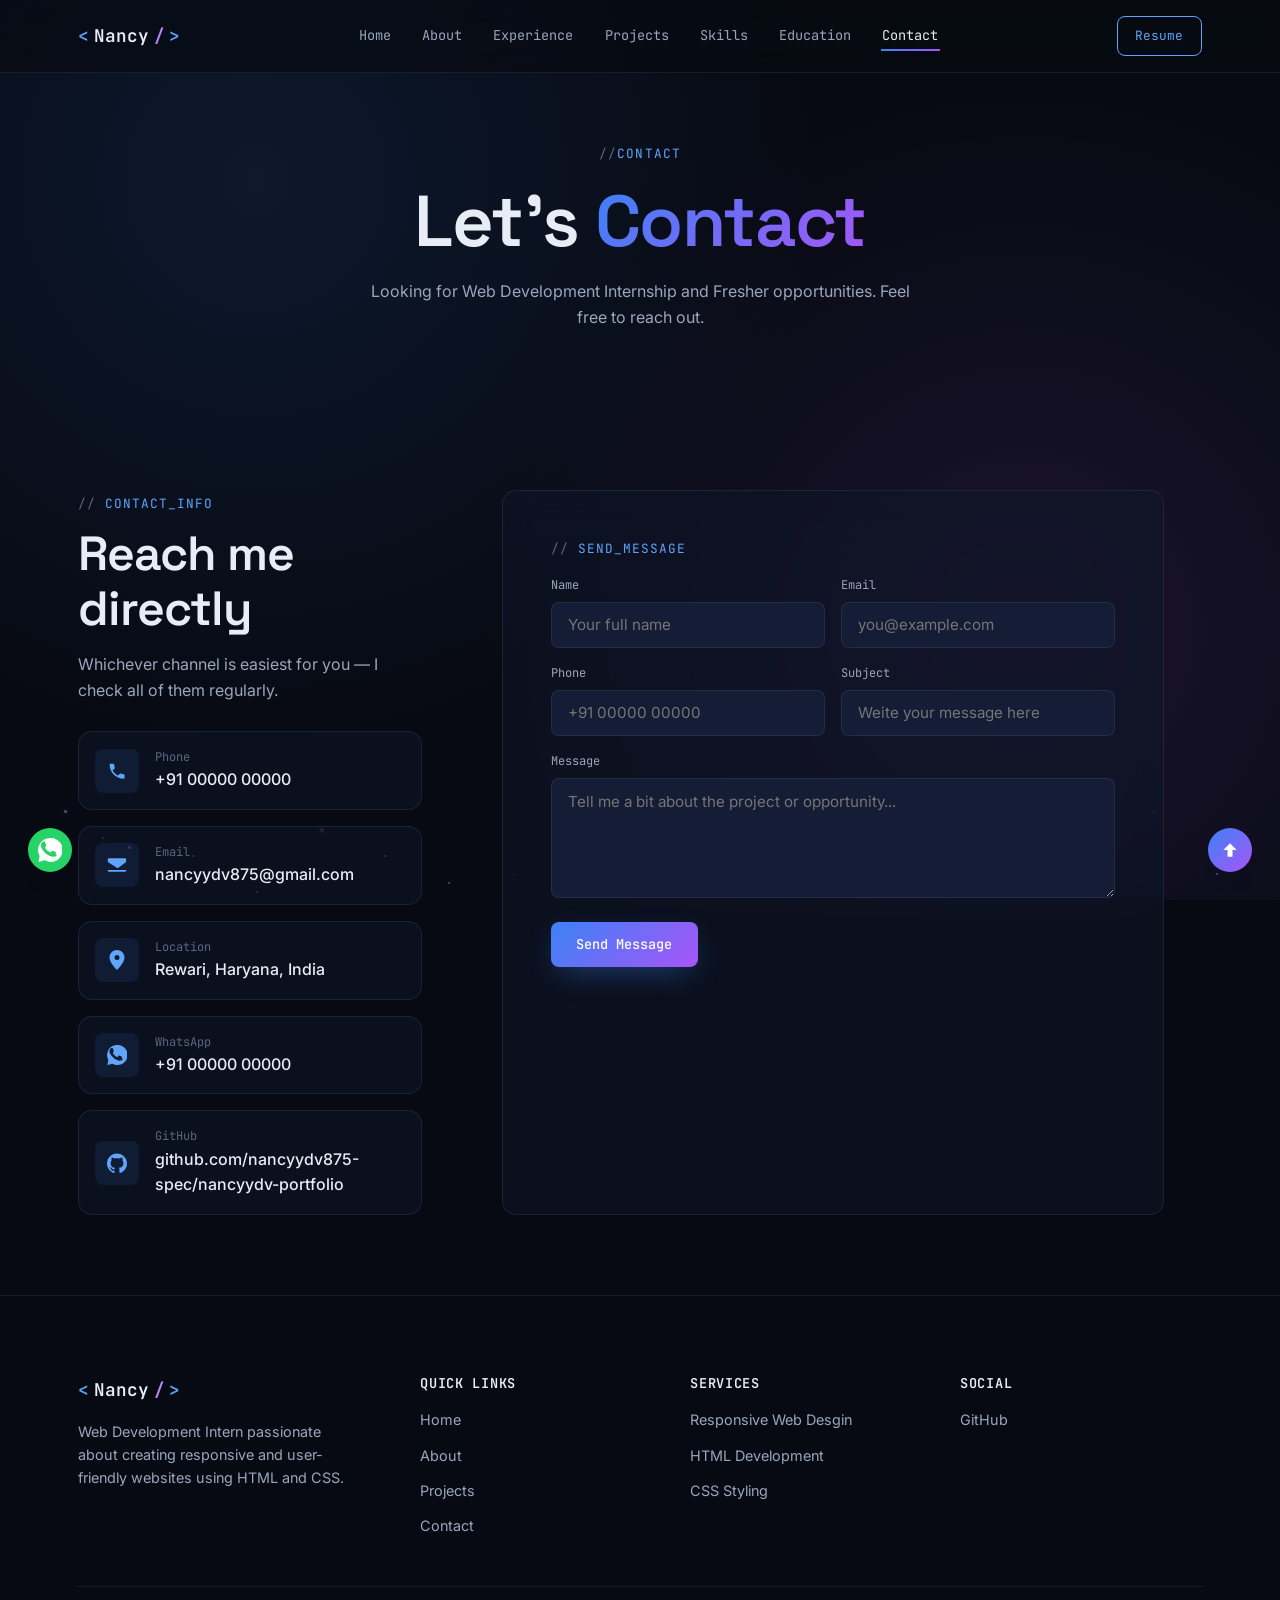
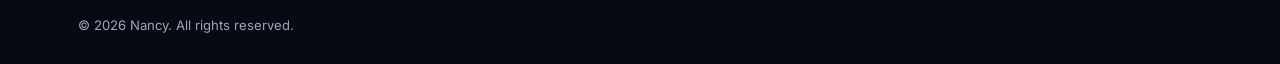
<file: contact.html>
<!DOCTYPE html>
<html lang="en">
<head>
  <!-- ============ META / SEO ============ -->
  <meta charset="UTF-8">
  <meta name="viewport" content="width=device-width, initial-scale=1.0">
  <title>Contact | Nancy</title>
  <meta name="description" content="Contact Nancy for web development internship opportunities, portfolio inquiries, freelance projects, and professional collaboration.">
  <meta name="keywords" content="Nancy, Contact Nancy, Web Developer, Portfolio Contact, HTML, CSS, Internship, Fresher, Web Development, Frontend Developer">
  <meta name="author" content="Nancy">
  <link rel="canonical" href="https://kaushindar.dev/contact.html">

  <meta property="og:title" content="Contact | Nancy">
  <meta property="og:description" content="Contact Nancy for web development internship opportunities, portfolio inquiries, freelance projects, and professional collaboration.">
  <meta property="og:type" content="website">
  <meta property="og:url" content="https://kaushindar.dev/contact.html">
  <meta property="og:image" content="assets/images/profile.png">

  <meta name="twitter:card" content="summary_large_image">
  <meta name="twitter:title" content="Contact | Nancy">
  <meta name="twitter:description" content="Contact Nancy for web development internship opportunities, portfolio inquiries, freelance projects, and professional collaboration.">

  <link rel="icon" type="image/png" href="assets/icons/favicon.png">

  <link rel="stylesheet" href="style.css">
  <link rel="stylesheet" href="responsive.css">
  <link rel="stylesheet" href="animations.css">
</head>
<body>

  <!-- ============================================================
       PAGE LOAD ANIMATION (CSS-only, fades out automatically)
       ============================================================ -->
  <div class="page-loader" aria-hidden="true">
    <div class="loader-mark"><span>&lt;</span><span>/</span><span>&gt;</span></div>
  </div>

  <div class="bg-fx" aria-hidden="true">
    <span></span><span></span><span></span><span></span><span></span>
    <span></span><span></span><span></span><span></span><span></span>
    <span></span><span></span><span></span><span></span><span></span>
    <span></span><span></span><span></span><span></span><span></span>
  </div>

  <!-- ============================================================
       NAVIGATION BAR
       ============================================================ -->
  <header>
    <nav class="navbar" aria-label="Primary navigation">
      <div class="container nav-inner">
        <a href="index.html" class="logo"><span class="bracket">&lt;</span>Nancy<span class="dot">/</span><span class="bracket">&gt;</span></a>

        <input type="checkbox" id="nav-toggle" class="nav-toggle-checkbox">

        <ul class="nav-links">
          <li><a href="index.html">Home</a></li>
          <li><a href="about.html">About</a></li>
          <li><a href="index.html#experience">Experience</a></li>
          <li><a href="projects.html">Projects</a></li>
          <li><a href="index.html#skills">Skills</a></li>
          <li><a href="about.html#education">Education</a></li>
          <li><a href="contact.html" class="active">Contact</a></li>
        </ul>

        <div class="nav-cta">
          <a href="assets/resume/Nancy_Resume.pdf" class="btn-resume-nav" download>Resume</a>
          <label for="nav-toggle" class="nav-toggle-label" aria-label="Toggle menu">
            <span></span><span></span><span></span>
          </label>
        </div>
      </div>
    </nav>
  </header>

  <main>
    <!-- ============================================================
         PAGE HERO
         ============================================================ -->
    <section class="page-hero reveal">
      <div class="container">
        <span class="mono-label" style="display:flex; justify-content:center;">contact</span>
        <h1>Let's  <span class="gradient-text">Contact</span></h1>
        <p>Looking for Web Development Internship and Fresher opportunities. Feel free to reach out.</p>
      </div>
    </section>

    <!-- ============================================================
         CONTACT FORM + INFO
         ============================================================ -->
    <section class="section">
      <div class="container">
        <div class="contact-grid">

          <div class="reveal-left">
            <span class="mono-label">contact_info</span>
            <h2 style="margin-top:0.6rem;">Reach me directly</h2>
            <p style="margin-top:var(--space-sm);">Whichever channel is easiest for you — I check all of them regularly.</p>

            <div class="contact-info-list">
              <div class="glass-panel contact-info-item">
                <div class="icon-box">
                  <svg viewBox="0 0 24 24"><path d="M6.6 10.8c1.4 2.8 3.8 5.1 6.6 6.6l2.2-2.2c.3-.3.7-.4 1-.2 1.2.5 2.4.8 3.7.8.6 0 1 .4 1 1v3.5c0 .6-.4 1-1 1-9.4 0-17-7.6-17-17 0-.6.5-1 1-1h3.5c.6 0 1 .4 1 1 0 1.3.3 2.5.8 3.7.1.4 0 .8-.2 1l-2.2 2.2z"/></svg>
                </div>
                <div>
                  <div class="label">Phone</div>
                  <div class="value">+91 00000 00000</div>
                </div>
              </div>

              <div class="glass-panel contact-info-item">
                <div class="icon-box">
                  <svg viewBox="0 0 24 24"><path d="M2 4h20a1 1 0 0 1 1 1v14a1 1 0 0 1-1 1H2a1 1 0 0 1-1-1V5a1 1 0 0 1 1-1zm19.4 2.1l-9.4 7-9.4-7H21.4zM1 8.4V18h22V8.4l-9.6 7.1a1 1 0 0 1-1.2 0L1 8.4z"/></svg>
                </div>
                <div>
                  <div class="label">Email</div>
                  <div class="value">nancyydv875@gmail.com</div>
                </div>
              </div>

              <div class="glass-panel contact-info-item">
                <div class="icon-box">
                  <svg viewBox="0 0 24 24"><path d="M12 0C7 0 3 4 3 9c0 6.5 9 15 9 15s9-8.5 9-15c0-5-4-9-9-9zm0 12a3 3 0 1 1 0-6 3 3 0 0 1 0 6z"/></svg>
                </div>
                <div>
                  <div class="label">Location</div>
                  <div class="value">Rewari, Haryana, India</div>
                </div>
              </div>

              <div class="glass-panel contact-info-item">
                <div class="icon-box">
                  <svg viewBox="0 0 24 24"><path d="M12 0a12 12 0 0 0-10.4 17.9L.4 24l6.3-1.65A12 12 0 1 0 12 0zm6.95 16.95c-.3.85-1.7 1.6-2.65 1.75-.7.1-1.55.15-2.5-.15-.6-.2-1.35-.4-2.3-.85-4.05-1.75-6.7-5.8-6.9-6.05-.2-.25-1.65-2.2-1.65-4.2 0-2 1.05-2.95 1.4-3.35.35-.4.8-.5 1.05-.5h.75c.25 0 .55-.05.85.65.3.7 1.05 2.5 1.15 2.7.1.2.15.4.05.65-.1.25-.15.4-.35.6-.2.25-.4.55-.55.7-.2.2-.4.45-.2.85.7 1.4 1.6 2.45 2.85 3.3 1.25.85 2 1.05 2.3 1.2.3.1.5.1.7-.05.2-.2.85-.95 1.1-1.3.25-.35.5-.3.8-.2.3.1 2.05.95 2.4 1.15.35.2.6.3.65.45.05.15.05.85-.25 1.7z"/></svg>
                </div>
                <div>
                  <div class="label">WhatsApp</div>
                  <div class="value">+91 00000 00000</div>
                </div>
              </div>
              <div class="glass-panel contact-info-item">
                <div class="icon-box">
                  <svg viewBox="0 0 24 24"><path d="M12 .5c-6.63 0-12 5.37-12 12 0 5.3 3.44 9.8 8.21 11.39.6.11.82-.26.82-.58 0-.29-.01-1.04-.02-2.04-3.34.72-4.04-1.61-4.04-1.61-.55-1.39-1.34-1.76-1.34-1.76-1.09-.75.08-.73.08-.73 1.2.08 1.84 1.24 1.84 1.24 1.07 1.83 2.81 1.3 3.5.99.11-.78.42-1.3.76-1.6-2.67-.3-5.47-1.34-5.47-5.93 0-1.31.47-2.38 1.24-3.22-.12-.3-.54-1.52.12-3.18 0 0 1.01-.32 3.3 1.23.96-.27 1.98-.4 3-.4s2.04.13 3 .4c2.29-1.55 3.3-1.23 3.3-1.23.66 1.66.24 2.88.12 3.18.77.84 1.24 1.91 1.24 3.22 0 4.6-2.81 5.62-5.49 5.92.43.37.81 1.1.81 2.22 0 1.6-.01 2.89-.01 3.29 0 .32.21.7.82.58 4.77-1.59 8.21-6.09 8.21-11.39 0-6.63-5.37-12-12-12z"/></svg>
                </div>
                <div>
                  <div class="label">GitHub</div>
                  <div class="value">github.com/nancyydv875-spec/nancyydv-portfolio</div>
                </div>
              </div>
            </div>
          </div>

          <form class="glass-panel contact-form reveal-right delay-1" action="#" method="POST">
            <span class="mono-label">send_message</span>

            <div class="form-row">
              <div class="form-field">
                <label for="name">Name</label>
                <input type="text" id="name" name="name" placeholder="Your full name" required>
              </div>
              <div class="form-field">
                <label for="email">Email</label>
                <input type="email" id="email" name="email" placeholder="you@example.com" required>
              </div>
            </div>

            <div class="form-row">
              <div class="form-field">
                <label for="phone">Phone</label>
                <input type="tel" id="phone" name="phone" placeholder="+91 00000 00000">
              </div>
              <div class="form-field">
                <label for="subject">Subject</label>
                <input type="text" id="subject" name="subject" placeholder="Weite your message here" required>
              </div>
            </div>

            <div class="form-field">
              <label for="message">Message</label>
              <textarea id="message" name="message" placeholder="Tell me a bit about the project or opportunity..." required></textarea>
            </div>

            <button type="submit" class="btn btn-primary">Send Message</button>
          </form>

        </div>
      </div>
    </section>
  </main>

  <!-- ============================================================
       FOOTER
       ============================================================ -->
  <footer class="site-footer">
    <div class="container">
      <div class="footer-grid">

        <div class="footer-brand">
          <a href="index.html" class="logo"><span class="bracket">&lt;</span>Nancy<span class="dot">/</span><span class="bracket">&gt;</span></a>
          <p>Web Development Intern passionate about creating responsive and user-friendly websites using HTML and CSS.</p>
        </div>

        <div class="footer-col">
          <h4>Quick Links</h4>
          <ul>
            <li><a href="index.html">Home</a></li>
            <li><a href="about.html">About</a></li>
            <li><a href="projects.html">Projects</a></li>
            <li><a href="contact.html">Contact</a></li>
          </ul>
        </div>

        <div class="footer-col">
          <h4>Services</h4>
          <ul>
            <li><a href="index.html#experience">Responsive Web Desgin</a></li>
            <li><a href="index.html#skills">HTML Development</a></li>
            <li><a href="index.html#experience">CSS Styling</a></li>
          </ul>
        </div>

        <div class="footer-col">
          <h4>Social</h4>
          <ul>
            <li><a href="https://github.com/kaushindar" target="_blank" rel="noopener">GitHub</a></li>
          </ul>
        </div>

      </div>

      <div class="footer-bottom">
        <p>&copy; 2026 Nancy. All rights reserved.</p>
      </div>
    </div>
  </footer>

  <a href="https://wa.me/910000000000" class="float-btn whatsapp-float" target="_blank" rel="noopener" aria-label="Chat on WhatsApp">
    <svg viewBox="0 0 24 24"><path d="M12 0a12 12 0 0 0-10.4 17.9L.4 24l6.3-1.65A12 12 0 1 0 12 0zm6.95 16.95c-.3.85-1.7 1.6-2.65 1.75-.7.1-1.55.15-2.5-.15-.6-.2-1.35-.4-2.3-.85-4.05-1.75-6.7-5.8-6.9-6.05-.2-.25-1.65-2.2-1.65-4.2 0-2 1.05-2.95 1.4-3.35.35-.4.8-.5 1.05-.5h.75c.25 0 .55-.05.85.65.3.7 1.05 2.5 1.15 2.7.1.2.15.4.05.65-.1.25-.15.4-.35.6-.2.25-.4.55-.55.7-.2.2-.4.45-.2.85.7 1.4 1.6 2.45 2.85 3.3 1.25.85 2 1.05 2.3 1.2.3.1.5.1.7-.05.2-.2.85-.95 1.1-1.3.25-.35.5-.3.8-.2.3.1 2.05.95 2.4 1.15.35.2.6.3.65.45.05.15.05.85-.25 1.7z"/></svg>
  </a>

  <a href="#" class="float-btn back-to-top" aria-label="Back to top">
    <svg viewBox="0 0 24 24"><path d="M12 4l-8 8h5v8h6v-8h5z"/></svg>
  </a>

</body>
</html>
</file>
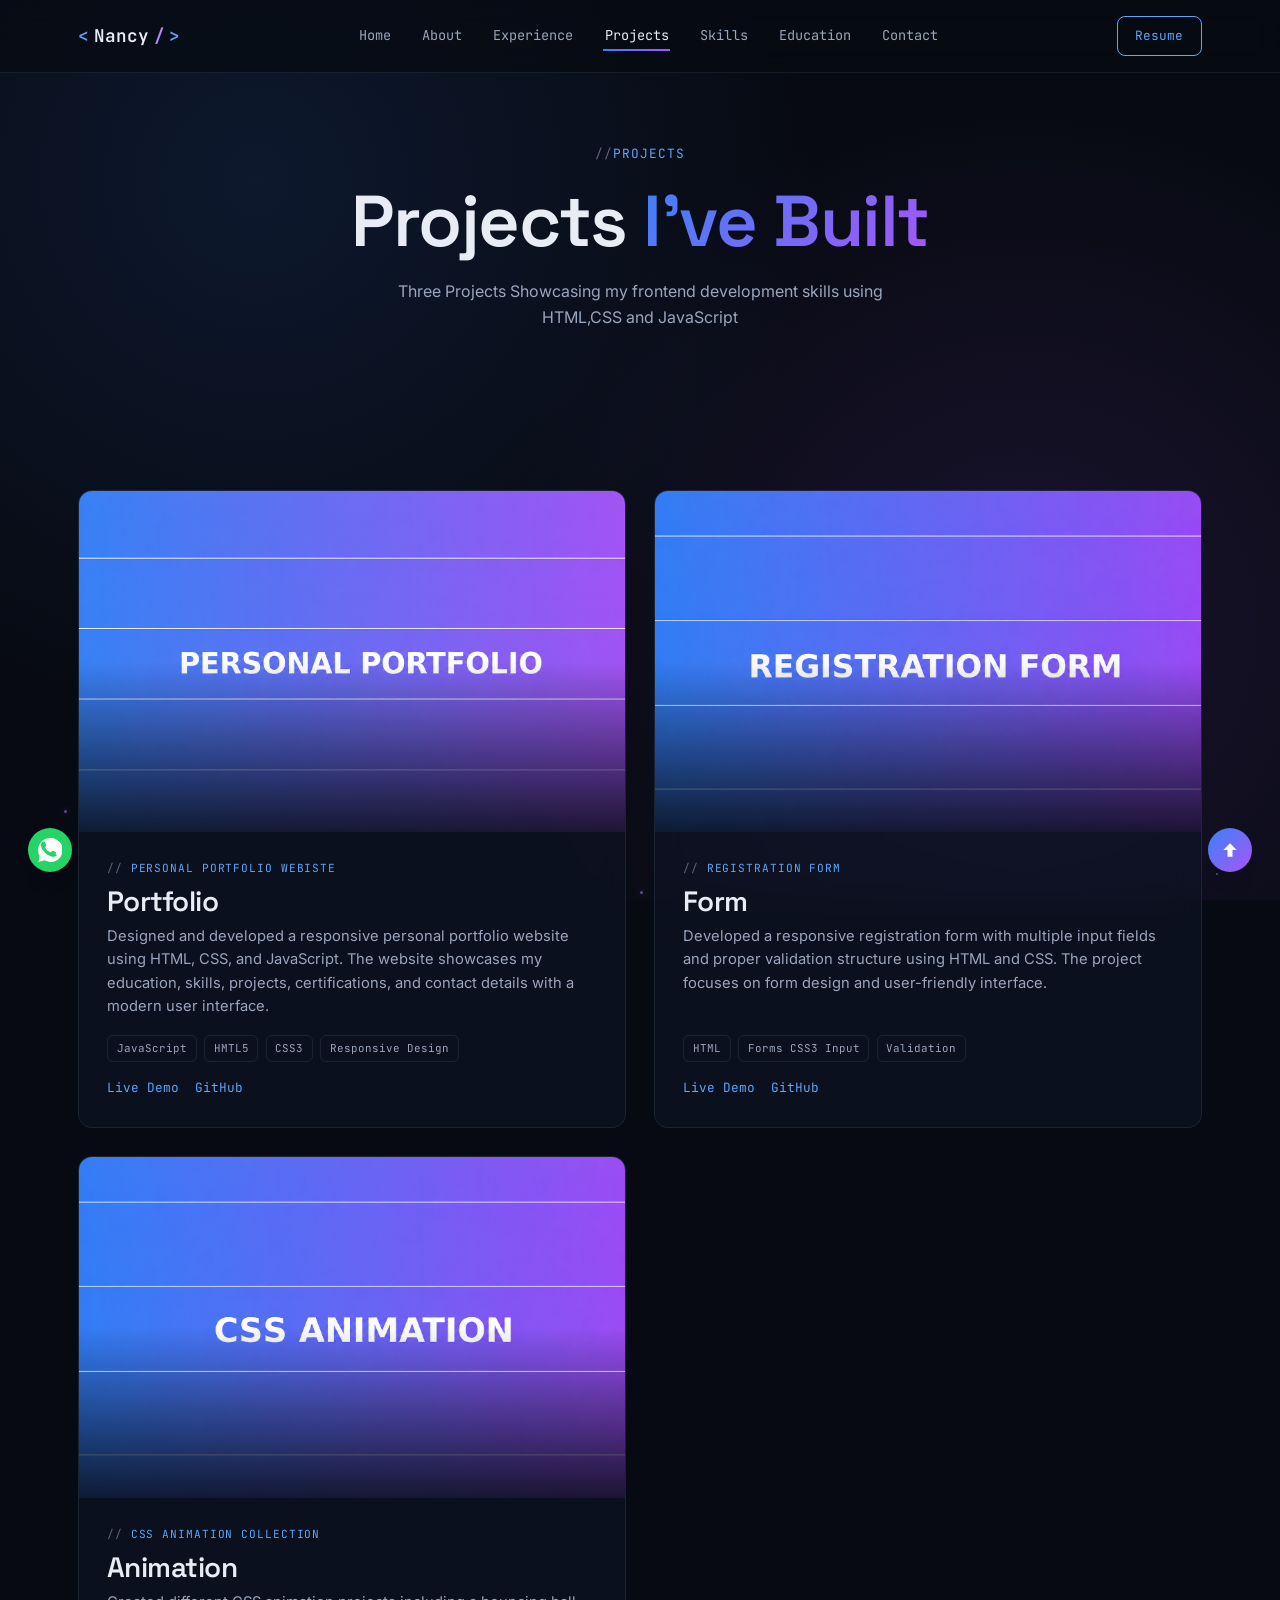
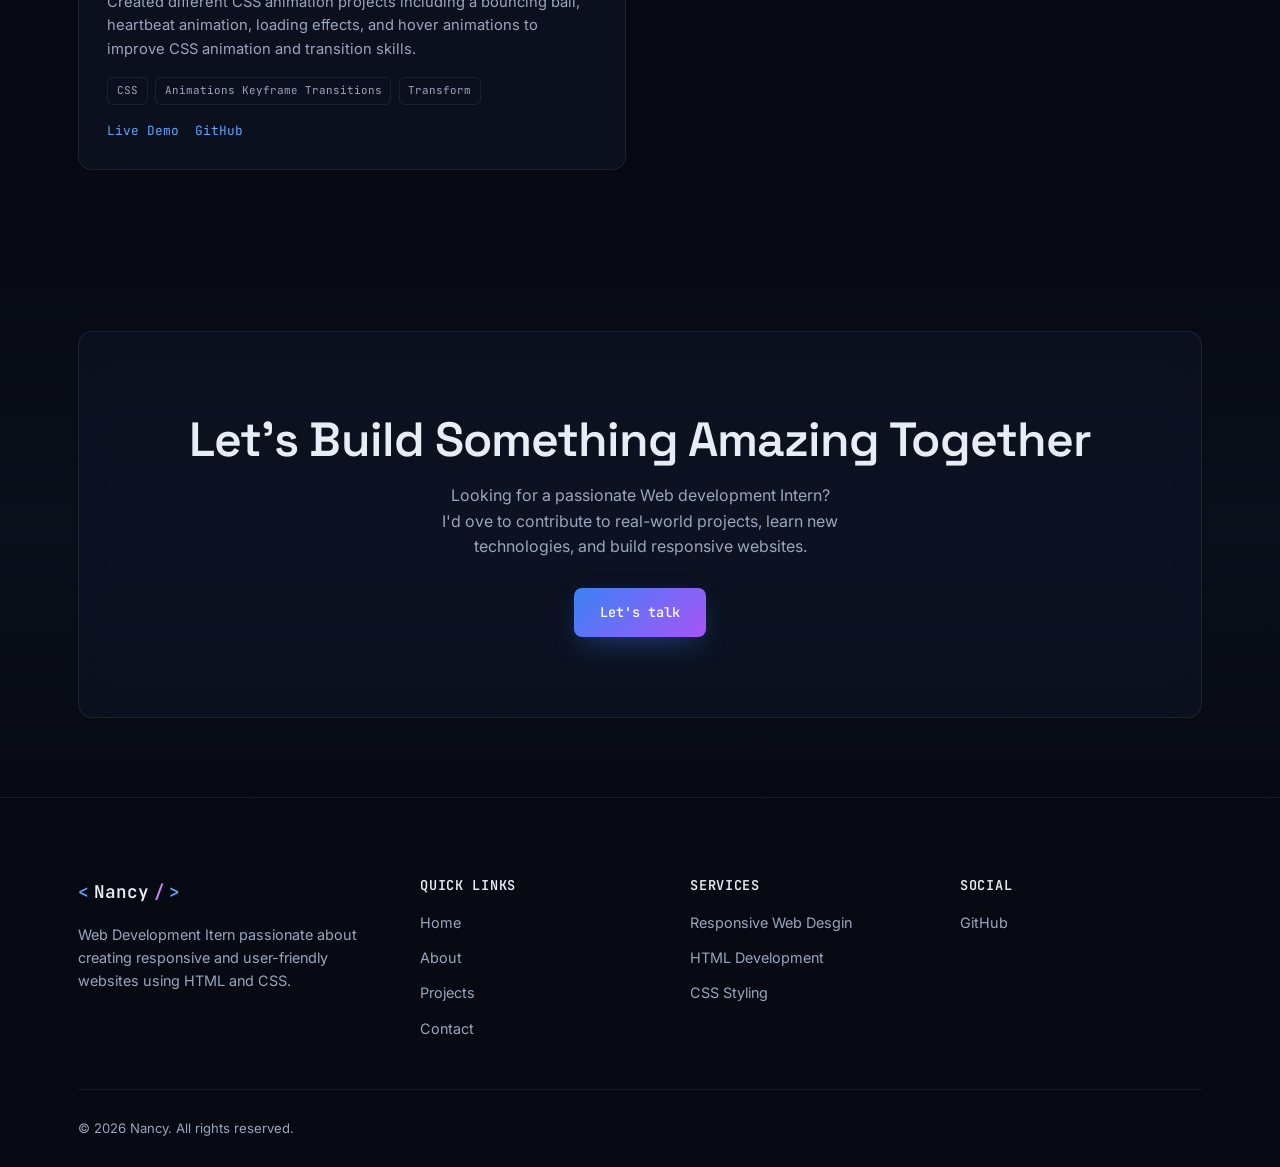
<file: projects.html>
<!DOCTYPE html>
<html lang="en">
<head>
  <!-- ============ META / SEO ============ -->
  <meta charset="UTF-8">
  <meta name="viewport" content="width=device-width, initial-scale=1.0">
  <title>Projects | Nancy</title>
  <meta name="description" content="Explore projects built by Nancy Yadav including Persoanl Portfolio, CSS animation, Registration Form.">
  <meta name="keywords" content="Nancy Yadav Projects, HTML, JavaScript Projects, CSS Animation Projects">
  <meta name="author" content="Nancy">
  <link rel="canonical" href="https://kaushindar.dev/projects.html">

  <meta property="og:title" content="Projects | Nancy">
  <meta property="og:description" content="Explore projects built by Nancy Yadav including Persoanl Portfolio, CSS animation, Registration Form.">
  <meta property="og:type" content="website">
  <meta property="og:url" content="https://kaushindar.dev/projects.html">
  <meta property="og:image" content="assets/images/profile.png">

  <meta name="twitter:card" content="summary_large_image">
  <meta name="twitter:title" content="Projects | Nancy">
  <meta name="twitter:description" content="Explore projects built by Nancy Yadav including Persoanl Portfolio, CSS animation, Registration Form.">

  <link rel="icon" type="image/png" href="assets/icons/favicon.png">

  <link rel="stylesheet" href="style.css">
  <link rel="stylesheet" href="responsive.css">
  <link rel="stylesheet" href="animations.css">
</head>
<body>

  <!-- ============================================================
       PAGE LOAD ANIMATION (CSS-only, fades out automatically)
       ============================================================ -->
  <div class="page-loader" aria-hidden="true">
    <div class="loader-mark"><span>&lt;</span><span>/</span><span>&gt;</span></div>
  </div>

  <div class="bg-fx" aria-hidden="true">
    <span></span><span></span><span></span><span></span><span></span>
    <span></span><span></span><span></span><span></span><span></span>
    <span></span><span></span><span></span><span></span><span></span>
    <span></span><span></span><span></span><span></span><span></span>
  </div>

  <!-- ============================================================
       NAVIGATION BAR
       ============================================================ -->
  <header>
    <nav class="navbar" aria-label="Primary navigation">
      <div class="container nav-inner">
        <a href="index.html" class="logo"><span class="bracket">&lt;</span>Nancy<span class="dot">/</span><span class="bracket">&gt;</span></a>

        <input type="checkbox" id="nav-toggle" class="nav-toggle-checkbox">

        <ul class="nav-links">
          <li><a href="index.html">Home</a></li>
          <li><a href="about.html">About</a></li>
          <li><a href="index.html#experience">Experience</a></li>
          <li><a href="projects.html" class="active">Projects</a></li>
          <li><a href="index.html#skills">Skills</a></li>
          <li><a href="about.html#education">Education</a></li>
          <li><a href="contact.html">Contact</a></li>
        </ul>

        <div class="nav-cta">
          <a href="assets/resume/Nancy_Resume.pdf" class="btn-resume-nav" download>Resume</a>
          <label for="nav-toggle" class="nav-toggle-label" aria-label="Toggle menu">
            <span></span><span></span><span></span>
          </label>
        </div>
      </div>
    </nav>
  </header>

  <main>
    <!-- ============================================================
         PAGE HERO
         ============================================================ -->
    <section class="page-hero reveal">
      <div class="container">
        <span class="mono-label" style="display:flex; justify-content:center;">projects</span>
        <h1>Projects <span class="gradient-text">I've Built</span></h1>
        <p>Three Projects Showcasing my frontend development skills using HTML,CSS and JavaScript</p>
      </div>
    </section>

    <!-- ============================================================
         PROJECTS GRID
         ============================================================ -->
    <section class="section">
      <div class="container">
        <div class="projects-grid">

          <article class="project-card glass-panel reveal-scale">
            <div class="project-thumb">
              <img src="assets/images/project1.png" alt="Personal Portfolio platform interface" loading="lazy">
            </div>
            <div class="project-body">
               <span class="mono-label">Personal Portfolio Webiste</span>
              <h3>Portfolio</h3>
              <p>Designed and developed a responsive personal portfolio website using HTML, CSS, and JavaScript. The website showcases my education,
                 skills, projects, certifications, and contact details with a modern user interface.</p>
              <div class="project-tags">
                <span>JavaScript</span><span>HMTL5</span><span>CSS3</span><span>Responsive Design</span>
              </div>
              <div class="project-links">
                <a href="#" target="_blank" rel="noopener">Live Demo</a>
                <a href="#" target="_blank" rel="noopener">GitHub</a>
              </div>
            </div>
          </article>

          <article class="project-card glass-panel reveal-scale delay-1">
            <div class="project-thumb">
              <img src="assets/images/project2.png" alt="Registration Form platform interface" loading="lazy">
            </div>
            <div class="project-body">
              <span class="mono-label">Registration Form</span>
              <h3>Form</h3>
              <p>Developed a responsive registration form with multiple input fields and proper validation structure using HTML and CSS.
                 The project focuses on form design and user-friendly interface.</p>
              <div class="project-tags">
                <span>HTML</span><span>Forms CSS3 Input</span><span>Validation</span>
              </div>
              <div class="project-links">
                <a href="#" target="_blank" rel="noopener">Live Demo</a>
                <a href="#" target="_blank" rel="noopener">GitHub</a>
              </div>
            </div>
          </article>

          <article class="project-card glass-panel reveal-scale delay-2">
            <div class="project-thumb">
              <img src="assets/images/project3.png" alt="CSS Animations Collection" loading="lazy">
            </div>
            <div class="project-body">
               <span class="mono-label">CSS Animation Collection</span>
              <h3>Animation</h3>
              <p>Created different CSS animation projects including a bouncing ball, heartbeat animation, loading effects, 
                and hover animations to improve CSS animation and transition skills.</p>
              <div class="project-tags">
                <span>CSS</span><span>Animations Keyframe Transitions</span><span>Transform</span>
              </div>
              <div class="project-links">
                <a href="#" target="_blank" rel="noopener">Live Demo</a>
                <a href="#" target="_blank" rel="noopener">GitHub</a>
              </div>
            </div>
          </article>
        </div>
      </div>
    </section>

    <!-- ============================================================
         CONTACT CTA
         ============================================================ -->
    <section class="section section-alt">
      <div class="container">
        <div class="glass-panel reveal-scale" style="padding:var(--space-xl) var(--space-md); text-align:center;">
          <h2>Let's Build Something Amazing Together</h2>
          <p style="max-width:480px; margin:var(--space-sm) auto 0;">Looking for a passionate Web development Intern? <br>
            I'd ove to contribute to real-world projects, learn new technologies, and build responsive websites.
          </p>
          <div style="margin-top:var(--space-md);">
            <a href="contact.html" class="btn btn-primary">Let's talk</a>
          </div>
        </div>
      </div>
    </section>
  </main>

  <!-- ============================================================
       FOOTER
       ============================================================ -->
  <footer class="site-footer">
    <div class="container">
      <div class="footer-grid">

        <div class="footer-brand">
          <a href="index.html" class="logo"><span class="bracket">&lt;</span>Nancy<span class="dot">/</span><span class="bracket">&gt;</span></a>
          <p>Web Development Itern passionate about creating responsive and user-friendly websites using HTML and CSS.</p>
        </div>

        <div class="footer-col">
          <h4>Quick Links</h4>
          <ul>
            <li><a href="index.html">Home</a></li>
            <li><a href="about.html">About</a></li>
            <li><a href="projects.html">Projects</a></li>
            <li><a href="contact.html">Contact</a></li>
          </ul>
        </div>

        <div class="footer-col">
          <h4>Services</h4>
          <ul>
            <li><a href="index.html#experience">Responsive Web Desgin</a></li>
            <li><a href="index.html#skills">HTML Development</a></li>
            <li><a href="index.html#experience">CSS Styling</a></li>
          </ul>
        </div>

        <div class="footer-col">
          <h4>Social</h4>
          <ul>
            <li><a href="https://github.com/kaushindar" target="_blank" rel="noopener">GitHub</a></li>
          </ul>
        </div>

      </div>

      <div class="footer-bottom">
        <p>&copy; 2026 Nancy. All rights reserved.</p>
      </div>
    </div>
  </footer>

  <a href="https://wa.me/910000000000" class="float-btn whatsapp-float" target="_blank" rel="noopener" aria-label="Chat on WhatsApp">
    <svg viewBox="0 0 24 24"><path d="M12 0a12 12 0 0 0-10.4 17.9L.4 24l6.3-1.65A12 12 0 1 0 12 0zm6.95 16.95c-.3.85-1.7 1.6-2.65 1.75-.7.1-1.55.15-2.5-.15-.6-.2-1.35-.4-2.3-.85-4.05-1.75-6.7-5.8-6.9-6.05-.2-.25-1.65-2.2-1.65-4.2 0-2 1.05-2.95 1.4-3.35.35-.4.8-.5 1.05-.5h.75c.25 0 .55-.05.85.65.3.7 1.05 2.5 1.15 2.7.1.2.15.4.05.65-.1.25-.15.4-.35.6-.2.25-.4.55-.55.7-.2.2-.4.45-.2.85.7 1.4 1.6 2.45 2.85 3.3 1.25.85 2 1.05 2.3 1.2.3.1.5.1.7-.05.2-.2.85-.95 1.1-1.3.25-.35.5-.3.8-.2.3.1 2.05.95 2.4 1.15.35.2.6.3.65.45.05.15.05.85-.25 1.7z"/></svg>
  </a>

  <a href="#" class="float-btn back-to-top" aria-label="Back to top">
    <svg viewBox="0 0 24 24"><path d="M12 4l-8 8h5v8h6v-8h5z"/></svg>
  </a>

</body>
</html>
</file>
<file: style.css>
/* ============================================================
   KAUSHINDAR CHAUDHARY — PORTFOLIO
   style.css — Core design tokens, layout & components
   ============================================================ */

/* ---------- 1. FONT IMPORTS ---------- */
@import url('https://fonts.googleapis.com/css2?family=Space+Grotesk:wght@400;500;600;700&family=Inter:wght@400;500;600;700&family=JetBrains+Mono:wght@400;500;600&display=swap');

/* ---------- 2. DESIGN TOKENS (CSS VARIABLES) ---------- */
:root {
  /* Color system */
  --bg-base: #070a12;
  --bg-panel: #0f1729;
  --bg-panel-raised: #141d35;
  --bg-glass: rgba(15, 23, 41, 0.55);
  --border-glass: rgba(148, 163, 184, 0.12);

  --accent-blue: #3b82f6;
  --accent-blue-soft: #60a5fa;
  --accent-violet: #a855f7;
  --accent-violet-soft: #c084fc;

  --text-primary: #e7ecf5;
  --text-secondary: #9aa6bd;
  --text-muted: #5b6680;

  --success: #34d399;

  /* Gradients */
  --gradient-brand: linear-gradient(135deg, var(--accent-blue) 0%, var(--accent-violet) 100%);
  --gradient-bg: radial-gradient(circle at 20% 20%, rgba(59,130,246,0.12), transparent 45%),
                 radial-gradient(circle at 80% 70%, rgba(168,85,247,0.12), transparent 45%),
                 var(--bg-base);

  /* Typography */
  --font-display: 'Space Grotesk', sans-serif;
  --font-body: 'Inter', sans-serif;
  --font-mono: 'JetBrains Mono', monospace;

  /* Spacing scale */
  --space-xs: 0.5rem;
  --space-sm: 1rem;
  --space-md: 1.75rem;
  --space-lg: 3rem;
  --space-xl: 5rem;
  --space-2xl: 8rem;

  /* Layout */
  --container-width: 1180px;
  --radius-sm: 8px;
  --radius-md: 14px;
  --radius-lg: 24px;

  /* Shadows / glow */
  --glow-blue: 0 0 40px rgba(59, 130, 246, 0.25);
  --glow-violet: 0 0 40px rgba(168, 85, 247, 0.25);
  --shadow-card: 0 20px 50px -20px rgba(0, 0, 0, 0.5);

  /* Motion */
  --ease-out: cubic-bezier(0.16, 1, 0.3, 1);
  --transition-fast: 0.2s var(--ease-out);
  --transition-med: 0.4s var(--ease-out);
}

/* ---------- 3. RESET ---------- */
*, *::before, *::after { box-sizing: border-box; margin: 0; padding: 0; }

html {
  scroll-behavior: smooth;
  font-size: 100%;
}

@media (prefers-reduced-motion: reduce) {
  html { scroll-behavior: auto; }
  *, *::before, *::after {
    animation-duration: 0.01ms !important;
    animation-iteration-count: 1 !important;
    transition-duration: 0.01ms !important;
    scroll-behavior: auto !important;
  }
}

body {
  background: var(--gradient-bg);
  background-attachment: fixed;
  color: var(--text-primary);
  font-family: var(--font-body);
  line-height: 1.6;
  overflow-x: hidden;
  -webkit-font-smoothing: antialiased;
}

img { max-width: 100%; display: block; }
a { color: inherit; text-decoration: none; }
ul { list-style: none; }
button { font-family: inherit; cursor: pointer; border: none; background: none; color: inherit; }
input, textarea { font-family: inherit; color: inherit; }

::selection { background: var(--accent-violet); color: #fff; }

/* Visible keyboard focus for accessibility */
a:focus-visible,
button:focus-visible,
input:focus-visible,
textarea:focus-visible {
  outline: 2px solid var(--accent-blue-soft);
  outline-offset: 3px;
  border-radius: var(--radius-sm);
}

/* ---------- 4. TYPOGRAPHY ---------- */
h1, h2, h3, h4 {
  font-family: var(--font-display);
  font-weight: 600;
  line-height: 1.15;
  letter-spacing: -0.02em;
  color: var(--text-primary);
}

h1 { font-size: clamp(2.5rem, 6vw, 4.5rem); }
h2 { font-size: clamp(2rem, 4vw, 3rem); }
h3 { font-size: clamp(1.3rem, 2.5vw, 1.75rem); }

p { color: var(--text-secondary); }

.mono-label {
  font-family: var(--font-mono);
  font-size: 0.8rem;
  letter-spacing: 0.08em;
  color: var(--accent-blue-soft);
  text-transform: uppercase;
}

.mono-label::before { content: "// "; color: var(--text-muted); }

.gradient-text {
  background: var(--gradient-brand);
  -webkit-background-clip: text;
  background-clip: text;
  color: transparent;
}

/* ---------- 5. LAYOUT HELPERS ---------- */
.container {
  width: 100%;
  max-width: var(--container-width);
  margin: 0 auto;
  padding: 0 var(--space-md);
}

.section {
  padding: var(--space-2xl) 0;
  position: relative;
}

.section-head {
  text-align: center;
  max-width: 640px;
  margin: 0 auto var(--space-lg);
}

.section-head .mono-label { display: block; margin-bottom: var(--space-xs); }

.section-head p { margin-top: var(--space-sm); }

.section-alt {
  background: linear-gradient(180deg, transparent, rgba(15, 23, 41, 0.4), transparent);
}

/* ---------- 6. GLASSMORPHISM PANEL ---------- */
.glass-panel {
  background: var(--bg-glass);
  border: 1px solid var(--border-glass);
  border-radius: var(--radius-md);
  backdrop-filter: blur(16px);
  -webkit-backdrop-filter: blur(16px);
}

/* ---------- 7. BACKGROUND FX (CSS-only particles) ---------- */
.bg-fx {
  position: fixed;
  inset: 0;
  z-index: -1;
  overflow: hidden;
  pointer-events: none;
}

.bg-fx span {
  position: absolute;
  display: block;
  width: 3px;
  height: 3px;
  border-radius: 50%;
  background: var(--accent-blue-soft);
  opacity: 0.5;
  box-shadow: 0 0 8px var(--accent-blue-soft);
  animation: floatParticle 18s linear infinite;
}

.bg-fx span:nth-child(odd) { background: var(--accent-violet-soft); box-shadow: 0 0 8px var(--accent-violet-soft); }
.bg-fx span:nth-child(2n) { width: 2px; height: 2px; animation-duration: 24s; }
.bg-fx span:nth-child(3n) { width: 4px; height: 4px; animation-duration: 30s; opacity: 0.3; }

.bg-fx span:nth-child(1) { left: 5%; top: 90%; animation-delay: 0s; }
.bg-fx span:nth-child(2) { left: 15%; top: 95%; animation-delay: -3s; }
.bg-fx span:nth-child(3) { left: 25%; top: 92%; animation-delay: -6s; }
.bg-fx span:nth-child(4) { left: 35%; top: 98%; animation-delay: -9s; }
.bg-fx span:nth-child(5) { left: 45%; top: 90%; animation-delay: -1s; }
.bg-fx span:nth-child(6) { left: 55%; top: 96%; animation-delay: -12s; }
.bg-fx span:nth-child(7) { left: 65%; top: 93%; animation-delay: -4s; }
.bg-fx span:nth-child(8) { left: 75%; top: 99%; animation-delay: -15s; }
.bg-fx span:nth-child(9) { left: 85%; top: 91%; animation-delay: -7s; }
.bg-fx span:nth-child(10) { left: 95%; top: 97%; animation-delay: -10s; }
.bg-fx span:nth-child(11) { left: 10%; top: 94%; animation-delay: -18s; }
.bg-fx span:nth-child(12) { left: 90%; top: 90%; animation-delay: -2s; }
.bg-fx span:nth-child(13) { left: 50%; top: 99%; animation-delay: -20s; }
.bg-fx span:nth-child(14) { left: 30%; top: 95%; animation-delay: -14s; }
.bg-fx span:nth-child(15) { left: 70%; top: 92%; animation-delay: -8s; }
.bg-fx span:nth-child(16) { left: 20%; top: 99%; animation-delay: -22s; }
.bg-fx span:nth-child(17) { left: 80%; top: 96%; animation-delay: -5s; }
.bg-fx span:nth-child(18) { left: 60%; top: 91%; animation-delay: -16s; }
.bg-fx span:nth-child(19) { left: 40%; top: 97%; animation-delay: -11s; }
.bg-fx span:nth-child(20) { left: 8%; top: 93%; animation-delay: -19s; }

/* ============================================================
   NAVIGATION
   ============================================================ */
.navbar {
  position: fixed;
  top: 0;
  left: 0;
  right: 0;
  z-index: 1000;
  padding: var(--space-sm) 0;
  background: rgba(7, 10, 18, 0.7);
  border-bottom: 1px solid var(--border-glass);
  backdrop-filter: blur(14px);
  -webkit-backdrop-filter: blur(14px);
}

.nav-inner {
  display: flex;
  align-items: center;
  justify-content: space-between;
  gap: var(--space-md);
}

.logo {
  font-family: var(--font-mono);
  font-weight: 600;
  font-size: 1.1rem;
  display: flex;
  align-items: center;
  gap: 0.3rem;
  color: var(--text-primary);
}

.logo .bracket { color: var(--accent-blue-soft); }
.logo .dot { color: var(--accent-violet-soft); animation: pulseGlow 2.4s ease-in-out infinite; }

.nav-links {
  display: flex;
  align-items: center;
  gap: var(--space-md);
  font-family: var(--font-mono);
  font-size: 0.85rem;
}

.nav-links a {
  position: relative;
  padding: 0.4rem 0.1rem;
  color: var(--text-secondary);
  transition: color var(--transition-fast);
}

.nav-links a::after {
  content: "";
  position: absolute;
  left: 0;
  bottom: 0;
  height: 2px;
  width: 0;
  background: var(--gradient-brand);
  transition: width var(--transition-fast);
}

.nav-links a:hover,
.nav-links a.active {
  color: var(--text-primary);
}

.nav-links a:hover::after,
.nav-links a.active::after {
  width: 100%;
}

.nav-cta {
  display: flex;
  align-items: center;
  gap: var(--space-sm);
}

.btn-resume-nav {
  font-family: var(--font-mono);
  font-size: 0.8rem;
  padding: 0.55rem 1.1rem;
  border: 1px solid var(--accent-blue-soft);
  border-radius: var(--radius-sm);
  color: var(--accent-blue-soft);
  transition: all var(--transition-fast);
}

.btn-resume-nav:hover {
  background: var(--accent-blue-soft);
  color: var(--bg-base);
  box-shadow: var(--glow-blue);
}

/* Mobile nav toggle (checkbox hack — no JS) */
.nav-toggle-checkbox { display: none; }

.nav-toggle-label {
  display: none;
  flex-direction: column;
  gap: 5px;
  cursor: pointer;
  z-index: 1100;
}

.nav-toggle-label span {
  width: 26px;
  height: 2px;
  background: var(--text-primary);
  transition: var(--transition-fast);
}

/* ============================================================
   BUTTONS
   ============================================================ */
.btn {
  display: inline-flex;
  align-items: center;
  gap: 0.5rem;
  font-family: var(--font-mono);
  font-size: 0.85rem;
  font-weight: 500;
  padding: 0.85rem 1.6rem;
  border-radius: var(--radius-sm);
  transition: transform var(--transition-fast), box-shadow var(--transition-fast), background var(--transition-fast);
}

.btn-primary {
  background: var(--gradient-brand);
  color: #fff;
  box-shadow: 0 10px 30px -8px rgba(59, 130, 246, 0.45);
}

.btn-primary:hover {
  transform: translateY(-3px);
  box-shadow: 0 16px 36px -8px rgba(168, 85, 247, 0.55);
}

.btn-outline {
  border: 1px solid var(--border-glass);
  color: var(--text-primary);
  background: var(--bg-glass);
}

.btn-outline:hover {
  border-color: var(--accent-violet-soft);
  color: var(--accent-violet-soft);
  transform: translateY(-3px);
}

.btn-ghost {
  color: var(--accent-blue-soft);
  padding-left: 0;
  padding-right: 0;
}

.btn-ghost::after { content: " →"; transition: transform var(--transition-fast); display: inline-block; }
.btn-ghost:hover::after { transform: translateX(4px); }

/* ============================================================
   HERO SECTION
   ============================================================ */
.hero {
  min-height: 100vh;
  display: flex;
  align-items: center;
  padding-top: 6rem;
  padding-bottom: var(--space-xl);
}

.hero-inner {
  display: grid;
  grid-template-columns: 1.1fr 0.9fr;
  gap: var(--space-xl);
  align-items: center;
}

.hero-eyebrow {
  display: inline-flex;
  align-items: center;
  gap: 0.5rem;
  font-family: var(--font-mono);
  font-size: 0.8rem;
  color: var(--success);
  margin-bottom: var(--space-sm);
}

.status-dot {
  width: 8px;
  height: 8px;
  border-radius: 50%;
  background: var(--success);
  box-shadow: 0 0 0 0 rgba(52, 211, 153, 0.6);
  animation: statusPing 2s infinite;
}

.hero-name {
  margin-bottom: var(--space-xs);
}

.typing-roles {
  font-family: var(--font-mono);
  font-size: clamp(1rem, 2vw, 1.3rem);
  color: var(--accent-violet-soft);
  height: 1.6em;
  display: flex;
  align-items: center;
  margin-bottom: var(--space-md);
}

.typing-roles .cursor {
  display: inline-block;
  width: 2px;
  height: 1.1em;
  background: var(--accent-blue-soft);
  margin-left: 4px;
  animation: blinkCursor 0.8s step-end infinite;
}

.typing-roles .role-text {
  overflow: hidden;
  white-space: nowrap;
  border-right: none;
  animation: typingCycle 12s steps(30, end) infinite;
  display: inline-block;
}

.hero-intro {
  max-width: 540px;
  margin-bottom: var(--space-md);
  font-size: 1.05rem;
}

.hero-ctas {
  display: flex;
  flex-wrap: wrap;
  gap: var(--space-sm);
  margin-bottom: var(--space-lg);
}

.hero-socials {
  display: flex;
  gap: 0.85rem;
}

.social-icon {
  width: 42px;
  height: 42px;
  display: flex;
  align-items: center;
  justify-content: center;
  border-radius: 50%;
  border: 1px solid var(--border-glass);
  background: var(--bg-glass);
  transition: all var(--transition-fast);
}

.social-icon svg { width: 18px; height: 18px; fill: var(--text-secondary); transition: fill var(--transition-fast); }

.social-icon:hover {
  transform: translateY(-4px);
  border-color: var(--accent-blue-soft);
  box-shadow: var(--glow-blue);
}

.social-icon:hover svg { fill: var(--accent-blue-soft); }

/* Hero portrait */
.hero-visual {
  display: flex;
  justify-content: center;
  position: relative;
}

.portrait-frame {
  position: relative;
  width: min(360px, 80vw);
  height: min(360px, 80vw);
}

.portrait-ring {
  position: absolute;
  inset: -14px;
  border-radius: 50%;
  background: conic-gradient(from 0deg, var(--accent-blue), var(--accent-violet), var(--accent-blue));
  animation: spinRing 8s linear infinite;
  filter: blur(0.5px);
}

.portrait-ring::before {
  content: "";
  position: absolute;
  inset: 5px;
  border-radius: 50%;
  background: var(--bg-base);
}

.portrait-photo {
  position: absolute;
  inset: 10px;
  border-radius: 50%;
  overflow: hidden;
  background: var(--bg-panel);
  display: flex;
  align-items: center;
  justify-content: center;
}

.portrait-photo img { width: 100%; height: 100%; object-fit: cover; }

.float-chip {
  position: absolute;
  display: flex;
  align-items: center;
  gap: 0.5rem;
  padding: 0.6rem 1rem;
  font-family: var(--font-mono);
  font-size: 0.75rem;
  animation: floatChip 5s ease-in-out infinite;
}

.float-chip.chip-1 { top: 8%; right: -5%; animation-delay: 0s; }
.float-chip.chip-2 { bottom: 14%; left: -8%; animation-delay: -2.5s; }

.scroll-hint {
  position: absolute;
  bottom: var(--space-md);
  left: 50%;
  transform: translateX(-50%);
  font-family: var(--font-mono);
  font-size: 0.7rem;
  color: var(--text-muted);
  display: flex;
  flex-direction: column;
  align-items: center;
  gap: 0.4rem;
}

.scroll-hint .scroll-line {
  width: 1px;
  height: 28px;
  background: linear-gradient(var(--accent-blue-soft), transparent);
  animation: scrollLine 2s ease-in-out infinite;
}

/* ============================================================
   ABOUT SECTION
   ============================================================ */
.about-grid {
  display: grid;
  grid-template-columns: 0.85fr 1.15fr;
  gap: var(--space-xl);
  align-items: start;
}

.about-card {
  padding: var(--space-md);
}

.about-card .edu-current {
  margin-top: var(--space-sm);
  padding-top: var(--space-sm);
  border-top: 1px solid var(--border-glass);
}

.edu-tag {
  display: inline-block;
  font-family: var(--font-mono);
  font-size: 0.7rem;
  padding: 0.25rem 0.6rem;
  border-radius: 100px;
  background: rgba(168, 85, 247, 0.12);
  color: var(--accent-violet-soft);
  margin-bottom: 0.5rem;
}

.edu-tag.done { background: rgba(52, 211, 153, 0.12); color: var(--success); }

.passion-tags {
  display: flex;
  flex-wrap: wrap;
  gap: 0.6rem;
  margin-top: var(--space-sm);
}

.passion-tags span {
  font-family: var(--font-mono);
  font-size: 0.75rem;
  padding: 0.4rem 0.8rem;
  border-radius: var(--radius-sm);
  border: 1px solid var(--border-glass);
  color: var(--text-secondary);
  transition: all var(--transition-fast);
}

.passion-tags span:hover {
  border-color: var(--accent-blue-soft);
  color: var(--accent-blue-soft);
}

/* ---------- Education Timeline ---------- */
.timeline {
  position: relative;
  padding-left: var(--space-lg);
  border-left: 2px solid var(--border-glass);
}

.timeline-item {
  position: relative;
  padding-bottom: var(--space-lg);
}

.timeline-item:last-child { padding-bottom: 0; }

.timeline-dot {
  position: absolute;
  left: calc(-1 * var(--space-lg) - 7px);
  top: 4px;
  width: 14px;
  height: 14px;
  border-radius: 50%;
  background: var(--bg-base);
  border: 2px solid var(--accent-blue-soft);
}

.timeline-item.current .timeline-dot {
  border-color: var(--accent-violet-soft);
  box-shadow: 0 0 0 4px rgba(168, 85, 247, 0.18);
}

.timeline-year {
  font-family: var(--font-mono);
  font-size: 0.75rem;
  color: var(--accent-blue-soft);
  margin-bottom: 0.3rem;
}

.timeline-card {
  padding: var(--space-sm) var(--space-md);
}

.timeline-card h3 { margin-bottom: 0.2rem; }
.timeline-card .org { color: var(--text-secondary); font-size: 0.9rem; }

/* ============================================================
   EXPERIENCE SECTION
   ============================================================ */
.experience-list {
  display: flex;
  flex-direction: column;
  gap: var(--space-md);
}

.exp-card {
  display: grid;
  grid-template-columns: 220px 1fr;
  gap: var(--space-md);
  padding: var(--space-md);
  transition: transform var(--transition-fast), border-color var(--transition-fast);
}

.exp-card:hover {
  transform: translateX(6px);
  border-color: var(--accent-blue-soft);
}

.exp-meta .exp-duration {
  font-family: var(--font-mono);
  font-size: 0.75rem;
  color: var(--accent-violet-soft);
  display: block;
  margin-top: 0.3rem;
}

.exp-body h3 { margin-bottom: 0.2rem; }
.exp-body .exp-role { color: var(--accent-blue-soft); font-size: 0.95rem; margin-bottom: 0.6rem; display: block; }

.exp-tags {
  display: flex;
  flex-wrap: wrap;
  gap: 0.5rem;
  margin-top: var(--space-sm);
}

.exp-tags span {
  font-family: var(--font-mono);
  font-size: 0.7rem;
  padding: 0.3rem 0.65rem;
  border-radius: var(--radius-sm);
  background: rgba(59, 130, 246, 0.1);
  color: var(--accent-blue-soft);
}

/* ============================================================
   PROJECTS SECTION
   ============================================================ */
.projects-grid {
  display: grid;
  grid-template-columns: repeat(2, 1fr);
  gap: var(--space-md);
}

.project-card {
  overflow: hidden;
  display: flex;
  flex-direction: column;
  transition: transform var(--transition-fast), box-shadow var(--transition-fast);
}

.project-card:hover {
  transform: translateY(-8px);
  box-shadow: var(--shadow-card), var(--glow-blue);
}

.project-thumb {
  position: relative;
  aspect-ratio: 16/10;
  overflow: hidden;
  background: var(--bg-panel-raised);
}

.project-thumb img {
  width: 100%;
  height: 100%;
  object-fit: cover;
  transition: transform var(--transition-med);
}

.project-card:hover .project-thumb img { transform: scale(1.06); }

.project-thumb::after {
  content: "";
  position: absolute;
  inset: 0;
  background: linear-gradient(180deg, transparent 50%, rgba(7,10,18,0.85) 100%);
}

.project-body { padding: var(--space-md); flex: 1; display: flex; flex-direction: column; }
.project-body .mono-label { font-size: 0.7rem; margin-bottom: 0.4rem; }
.project-body h3 { margin-bottom: 0.5rem; }
.project-body p { font-size: 0.92rem; margin-bottom: var(--space-sm); flex: 1; }

.project-tags {
  display: flex;
  flex-wrap: wrap;
  gap: 0.45rem;
  margin-bottom: var(--space-sm);
}

.project-tags span {
  font-family: var(--font-mono);
  font-size: 0.68rem;
  padding: 0.25rem 0.55rem;
  border-radius: 6px;
  border: 1px solid var(--border-glass);
  color: var(--text-secondary);
}

.project-links {
  display: flex;
  gap: var(--space-sm);
  font-family: var(--font-mono);
  font-size: 0.8rem;
}

.project-links a {
  color: var(--accent-blue-soft);
  transition: color var(--transition-fast);
}

.project-links a:hover { color: var(--accent-violet-soft); }

/* ============================================================
   SKILLS SECTION
   ============================================================ */
.skills-grid {
  display: grid;
  grid-template-columns: repeat(2, 1fr);
  gap: var(--space-lg);
}

.skill-group h3 {
  margin-bottom: var(--space-md);
  display: flex;
  align-items: center;
  gap: 0.6rem;
}

.skill-group h3::before {
  content: "";
  width: 8px;
  height: 8px;
  border-radius: 2px;
  background: var(--gradient-brand);
  display: inline-block;
}

.skill-bar-item { margin-bottom: var(--space-sm); }

.skill-bar-label {
  display: flex;
  justify-content: space-between;
  font-family: var(--font-mono);
  font-size: 0.8rem;
  margin-bottom: 0.4rem;
  color: var(--text-secondary);
}

.skill-bar-track {
  height: 8px;
  border-radius: 100px;
  background: var(--bg-panel-raised);
  overflow: hidden;
}

.skill-bar-fill {
  height: 100%;
  border-radius: 100px;
  background: var(--gradient-brand);
  width: 0;
  animation: fillBar 1.6s var(--ease-out) forwards;
  animation-delay: 0.2s;
}

/* ============================================================
   CERTIFICATIONS
   ============================================================ */
.cert-grid {
  display: grid;
  grid-template-columns: repeat(3, 1fr);
  gap: var(--space-md);
}

.cert-card {
  padding: var(--space-md);
  text-align: center;
  transition: transform var(--transition-fast), border-color var(--transition-fast);
}

.cert-card:hover {
  transform: translateY(-6px) scale(1.02);
  border-color: var(--accent-violet-soft);
}

.cert-icon {
  width: 52px;
  height: 52px;
  margin: 0 auto var(--space-sm);
  border-radius: 50%;
  display: flex;
  align-items: center;
  justify-content: center;
  background: var(--gradient-brand);
  font-family: var(--font-display);
  font-weight: 700;
  font-size: 1.1rem;
}

.cert-card h3 { font-size: 1.05rem; margin-bottom: 0.3rem; }
.cert-card .cert-issuer { font-size: 0.85rem; color: var(--accent-blue-soft); }

/* ============================================================
   ACHIEVEMENTS / STATS
   ============================================================ */
.stats-strip {
  display: grid;
  grid-template-columns: repeat(5, 1fr);
  gap: var(--space-sm);
}

.stat-item {
  text-align: center;
  padding: var(--space-md) var(--space-xs);
}

.stat-number {
  font-family: var(--font-display);
  font-size: clamp(1.8rem, 3vw, 2.6rem);
  font-weight: 700;
}

.stat-label {
  font-family: var(--font-mono);
  font-size: 0.75rem;
  color: var(--text-muted);
  margin-top: 0.3rem;
}

/* ============================================================
   TESTIMONIALS
   ============================================================ */
.testimonial-grid {
  display: grid;
  grid-template-columns: repeat(3, 1fr);
  gap: var(--space-md);
}

.testimonial-card {
  padding: var(--space-md);
  position: relative;
}

.testimonial-card .quote-mark {
  font-family: var(--font-display);
  font-size: 3rem;
  color: var(--accent-violet);
  opacity: 0.3;
  line-height: 1;
  margin-bottom: 0.5rem;
}

.testimonial-card p { font-size: 0.92rem; margin-bottom: var(--space-md); }

.testimonial-author {
  display: flex;
  align-items: center;
  gap: 0.75rem;
}

.author-avatar {
  width: 42px;
  height: 42px;
  border-radius: 50%;
  background: var(--gradient-brand);
  display: flex;
  align-items: center;
  justify-content: center;
  font-family: var(--font-display);
  font-weight: 700;
  font-size: 0.9rem;
  flex-shrink: 0;
}

.author-name { font-size: 0.9rem; font-weight: 600; color: var(--text-primary); }
.author-role { font-size: 0.78rem; color: var(--text-muted); }

/* ============================================================
   CONTACT SECTION
   ============================================================ */
.contact-grid {
  display: grid;
  grid-template-columns: 0.9fr 1.1fr;
  gap: var(--space-xl);
}

.contact-info-list {
  display: flex;
  flex-direction: column;
  gap: var(--space-sm);
  margin-top: var(--space-md);
}

.contact-info-item {
  display: flex;
  align-items: center;
  gap: var(--space-sm);
  padding: var(--space-sm);
}

.contact-info-item .icon-box {
  width: 44px;
  height: 44px;
  border-radius: var(--radius-sm);
  background: rgba(59, 130, 246, 0.1);
  display: flex;
  align-items: center;
  justify-content: center;
  flex-shrink: 0;
}

.contact-info-item .icon-box svg { width: 20px; height: 20px; fill: var(--accent-blue-soft); }

.contact-info-item .label { font-size: 0.75rem; color: var(--text-muted); font-family: var(--font-mono); }
.contact-info-item .value { color: var(--text-primary); font-weight: 500; }

.contact-form {
  padding: var(--space-lg);
  display: flex;
  flex-direction: column;
  gap: var(--space-sm);
}

.form-row { display: grid; grid-template-columns: 1fr 1fr; gap: var(--space-sm); }

.form-field { display: flex; flex-direction: column; gap: 0.4rem; }

.form-field label {
  font-family: var(--font-mono);
  font-size: 0.75rem;
  color: var(--text-secondary);
}

.form-field input,
.form-field textarea {
  background: var(--bg-panel-raised);
  border: 1px solid var(--border-glass);
  border-radius: var(--radius-sm);
  padding: 0.8rem 1rem;
  font-size: 0.95rem;
  transition: border-color var(--transition-fast);
}

.form-field input:focus,
.form-field textarea:focus {
  border-color: var(--accent-blue-soft);
  outline: none;
}

.form-field textarea { resize: vertical; min-height: 120px; }

.contact-form .btn-primary { align-self: flex-start; margin-top: var(--space-xs); }

/* ============================================================
   FOOTER
   ============================================================ */
.site-footer {
  border-top: 1px solid var(--border-glass);
  padding: var(--space-xl) 0 var(--space-md);
}

.footer-grid {
  display: grid;
  grid-template-columns: 1.3fr 1fr 1fr 1fr;
  gap: var(--space-lg);
  margin-bottom: var(--space-lg);
}

.footer-brand .logo { margin-bottom: var(--space-sm); }
.footer-brand p { font-size: 0.9rem; max-width: 280px; }

.footer-col h4 {
  font-family: var(--font-mono);
  font-size: 0.85rem;
  color: var(--text-primary);
  margin-bottom: var(--space-sm);
  text-transform: uppercase;
  letter-spacing: 0.05em;
}

.footer-col ul { display: flex; flex-direction: column; gap: 0.6rem; }
.footer-col a { color: var(--text-secondary); font-size: 0.9rem; transition: color var(--transition-fast); }
.footer-col a:hover { color: var(--accent-blue-soft); }

.footer-bottom {
  display: flex;
  justify-content: space-between;
  align-items: center;
  padding-top: var(--space-md);
  border-top: 1px solid var(--border-glass);
  font-size: 0.82rem;
  color: var(--text-muted);
  flex-wrap: wrap;
  gap: var(--space-sm);
}

.footer-socials { display: flex; gap: 0.6rem; }

/* Back to top + WhatsApp floating buttons */
.float-btn {
  position: fixed;
  width: 50px;
  height: 50px;
  border-radius: 50%;
  display: flex;
  align-items: center;
  justify-content: center;
  z-index: 900;
  box-shadow: var(--shadow-card);
  transition: transform var(--transition-fast);
}

.float-btn:hover { transform: translateY(-4px) scale(1.06); }

.whatsapp-float {
  bottom: var(--space-md);
  left: var(--space-md);
  background: #25d366;
}

.whatsapp-float svg { width: 24px; height: 24px; fill: #fff; }

.back-to-top {
  bottom: var(--space-md);
  right: var(--space-md);
  background: var(--gradient-brand);
}

.back-to-top svg { width: 20px; height: 20px; fill: #fff; }

/* ============================================================
   PAGE HERO (for sub-pages: about, projects, certifications, contact)
   ============================================================ */
.page-hero {
  padding: 9rem 0 var(--space-xl);
  text-align: center;
}

.page-hero .mono-label { display: block; margin-bottom: var(--space-sm); justify-content: center; }
.page-hero p { max-width: 560px; margin: var(--space-sm) auto 0; }

.breadcrumb {
  display: flex;
  justify-content: center;
  gap: 0.5rem;
  font-family: var(--font-mono);
  font-size: 0.8rem;
  color: var(--text-muted);
  margin-top: var(--space-sm);
}

.breadcrumb a { color: var(--accent-blue-soft); }
</file>
<file: responsive.css>
/* ============================================================
   KAUSHINDAR CHAUDHARY — PORTFOLIO
   responsive.css — Mobile-first breakpoints
   Breakpoints: Mobile (default) → Tablet 768px → Laptop 1024px
                → Desktop 1280px → Large Desktop 1536px
   ============================================================ */

/* ---------- BASE (MOBILE FIRST: <768px) ---------- */

.nav-links,
.nav-cta .btn-resume-nav {
  display: none;
}

.nav-toggle-label { display: flex; }

.hero-inner {
  grid-template-columns: 1fr;
  text-align: center;
  gap: var(--space-lg);
}

.hero-visual { order: -1; }
.hero-ctas { justify-content: center; }
.hero-socials { justify-content: center; }
.hero-intro { margin-inline: auto; }

.about-grid { grid-template-columns: 1fr; }

.exp-card { grid-template-columns: 1fr; }

.projects-grid { grid-template-columns: 1fr; }

.skills-grid { grid-template-columns: 1fr; }

.cert-grid { grid-template-columns: 1fr; }

.stats-strip { grid-template-columns: repeat(2, 1fr); }

.testimonial-grid { grid-template-columns: 1fr; }

.contact-grid { grid-template-columns: 1fr; }

.form-row { grid-template-columns: 1fr; }

.footer-grid { grid-template-columns: 1fr; gap: var(--space-md); }

.footer-bottom { flex-direction: column; text-align: center; }

.float-btn { width: 44px; height: 44px; }

.section { padding: var(--space-xl) 0; }

/* Mobile nav panel */
.nav-toggle-checkbox:checked ~ .nav-links {
  display: flex;
  position: fixed;
  top: 64px;
  left: 0;
  right: 0;
  bottom: 0;
  flex-direction: column;
  justify-content: flex-start;
  align-items: center;
  gap: var(--space-md);
  padding-top: var(--space-xl);
  background: rgba(7, 10, 18, 0.97);
  backdrop-filter: blur(20px);
  font-size: 1.1rem;
}

.nav-toggle-checkbox:checked ~ .nav-toggle-label span:nth-child(1) {
  transform: translateY(7px) rotate(45deg);
}
.nav-toggle-checkbox:checked ~ .nav-toggle-label span:nth-child(2) { opacity: 0; }
.nav-toggle-checkbox:checked ~ .nav-toggle-label span:nth-child(3) {
  transform: translateY(-7px) rotate(-45deg);
}

.nav-toggle-checkbox:checked ~ .nav-cta { display: none; }

/* ---------- TABLET (≥768px) ---------- */
@media (min-width: 768px) {
  .about-grid { grid-template-columns: 1fr; }
  .projects-grid { grid-template-columns: repeat(2, 1fr); }
  .skills-grid { grid-template-columns: repeat(2, 1fr); }
  .cert-grid { grid-template-columns: repeat(2, 1fr); }
  .stats-strip { grid-template-columns: repeat(3, 1fr); }
  .testimonial-grid { grid-template-columns: repeat(2, 1fr); }
  .footer-grid { grid-template-columns: repeat(2, 1fr); }
  .form-row { grid-template-columns: 1fr 1fr; }
}

/* ---------- LAPTOP (≥1024px) ---------- */
@media (min-width: 1024px) {
  .nav-toggle-label { display: none; }

  .nav-links { display: flex; }
  .nav-cta .btn-resume-nav { display: inline-flex; }

  .nav-toggle-checkbox:checked ~ .nav-links {
    position: static;
    flex-direction: row;
    padding-top: 0;
    background: none;
    backdrop-filter: none;
    font-size: inherit;
  }

  .hero-inner {
    grid-template-columns: 1.1fr 0.9fr;
    text-align: left;
  }

  .hero-visual { order: 0; }
  .hero-ctas { justify-content: flex-start; }
  .hero-socials { justify-content: flex-start; }
  .hero-intro { margin-inline: 0; }

  .about-grid { grid-template-columns: 0.85fr 1.15fr; }

  .exp-card { grid-template-columns: 220px 1fr; }

  .projects-grid { grid-template-columns: repeat(2, 1fr); }

  .skills-grid { grid-template-columns: repeat(2, 1fr); }

  .cert-grid { grid-template-columns: repeat(3, 1fr); }

  .stats-strip { grid-template-columns: repeat(5, 1fr); }

  .testimonial-grid { grid-template-columns: repeat(3, 1fr); }

  .contact-grid { grid-template-columns: 0.9fr 1.1fr; }

  .footer-grid { grid-template-columns: 1.3fr 1fr 1fr 1fr; }

  .footer-bottom { flex-direction: row; text-align: left; }
}

/* ---------- DESKTOP (≥1280px) ---------- */
@media (min-width: 1280px) {
  :root {
    --space-2xl: 9rem;
  }

  .projects-grid { grid-template-columns: repeat(2, 1fr); }
}

/* ---------- LARGE DESKTOP (≥1536px) ---------- */
@media (min-width: 1536px) {
  .container { max-width: 1320px; }
}

/* ---------- SMALL MOBILE TWEAKS (≤480px) ---------- */
@media (max-width: 480px) {
  .stats-strip { grid-template-columns: repeat(2, 1fr); }
  .portrait-frame { width: min(280px, 75vw); height: min(280px, 75vw); }
  .float-chip { font-size: 0.68rem; padding: 0.5rem 0.8rem; }
  .float-chip.chip-1 { right: 0; }
  .float-chip.chip-2 { left: 0; }
}
</file>
<file: animations.css>
/* ============================================================
   KAUSHINDAR CHAUDHARY — PORTFOLIO
   animations.css — Keyframes, scroll-reveal & motion utilities
   ============================================================ */

/* ---------- KEYFRAMES ---------- */

@keyframes fadeIn {
  from { opacity: 0; }
  to { opacity: 1; }
}

@keyframes slideUp {
  from { opacity: 0; transform: translateY(40px); }
  to { opacity: 1; transform: translateY(0); }
}

@keyframes slideLeft {
  from { opacity: 0; transform: translateX(50px); }
  to { opacity: 1; transform: translateX(0); }
}

@keyframes slideRight {
  from { opacity: 0; transform: translateX(-50px); }
  to { opacity: 1; transform: translateX(0); }
}

@keyframes rotateIn {
  from { opacity: 0; transform: rotate(-8deg) scale(0.92); }
  to { opacity: 1; transform: rotate(0) scale(1); }
}

@keyframes scaleIn {
  from { opacity: 0; transform: scale(0.85); }
  to { opacity: 1; transform: scale(1); }
}

@keyframes floatChip {
  0%, 100% { transform: translateY(0); }
  50% { transform: translateY(-12px); }
}

@keyframes spinRing {
  from { transform: rotate(0deg); }
  to { transform: rotate(360deg); }
}

@keyframes pulseGlow {
  0%, 100% { opacity: 1; text-shadow: 0 0 6px currentColor; }
  50% { opacity: 0.5; text-shadow: 0 0 2px currentColor; }
}

@keyframes statusPing {
  0% { box-shadow: 0 0 0 0 rgba(52, 211, 153, 0.6); }
  70% { box-shadow: 0 0 0 8px rgba(52, 211, 153, 0); }
  100% { box-shadow: 0 0 0 0 rgba(52, 211, 153, 0); }
}

@keyframes blinkCursor {
  0%, 50% { opacity: 1; }
  51%, 100% { opacity: 0; }
}

@keyframes typingCycle {
  0%, 8% { width: 0; }
  18%, 28% { width: 9.5ch; }   /* Software Engineer */
  38%, 48% { width: 6.5ch; }   /* AI Engineer */
  58%, 68% { width: 12ch; }    /* Java Backend Dev */
  78%, 98% { width: 7ch; }     /* Trainer */
  100% { width: 0; }
}

@keyframes scrollLine {
  0% { transform: scaleY(0); transform-origin: top; }
  50% { transform: scaleY(1); transform-origin: top; }
  51% { transform-origin: bottom; }
  100% { transform: scaleY(0); transform-origin: bottom; }
}

@keyframes fillBar {
  from { width: 0; }
  to { width: var(--fill); }
}

@keyframes gradientShift {
  0% { background-position: 0% 50%; }
  50% { background-position: 100% 50%; }
  100% { background-position: 0% 50%; }
}

@keyframes floatParticle {
  0% { transform: translateY(0) translateX(0); opacity: 0; }
  10% { opacity: 0.6; }
  90% { opacity: 0.4; }
  100% { transform: translateY(-100vh) translateX(20px); opacity: 0; }
}

@keyframes spin {
  to { transform: rotate(360deg); }
}

/* ---------- SCROLL REVEAL (CSS-only) ---------- */
/* Since JS is not permitted, reveal-on-load animations are applied directly.
   Each section's children animate in on page load with staggered delays,
   giving the appearance of a reveal sequence without scroll listeners.
   Progressive enhancement below upgrades this to true scroll-driven
   animation in browsers that support the native CSS animation-timeline. */

.reveal {
  animation: slideUp 0.8s var(--ease-out) both;
}

.reveal-left { animation: slideRight 0.8s var(--ease-out) both; }
.reveal-right { animation: slideLeft 0.8s var(--ease-out) both; }
.reveal-scale { animation: scaleIn 0.7s var(--ease-out) both; }

.delay-1 { animation-delay: 0.1s; }
.delay-2 { animation-delay: 0.2s; }
.delay-3 { animation-delay: 0.3s; }
.delay-4 { animation-delay: 0.4s; }
.delay-5 { animation-delay: 0.5s; }
.delay-6 { animation-delay: 0.6s; }

/* Note: a native scroll-linked reveal (animation-timeline: view()) was
   intentionally left out here. Browser support is still inconsistent,
   and content should never depend on a cutting-edge feature to become
   visible — the staggered load-in animation above is reliable everywhere
   and still reads as a confident, designed entrance. */

/* ---------- HOVER UTILITIES ---------- */
.hover-lift { transition: transform var(--transition-fast); }
.hover-lift:hover { transform: translateY(-6px); }

.hover-glow-blue:hover { box-shadow: var(--glow-blue); }
.hover-glow-violet:hover { box-shadow: var(--glow-violet); }

.link-underline {
  position: relative;
  display: inline-block;
}

.link-underline::after {
  content: "";
  position: absolute;
  left: 0;
  bottom: -2px;
  width: 0;
  height: 1px;
  background: currentColor;
  transition: width var(--transition-fast);
}

.link-underline:hover::after { width: 100%; }

.lift-card { transition: transform var(--transition-fast), box-shadow var(--transition-fast), border-color var(--transition-fast); }
.lift-card:hover { transform: translateY(-6px); box-shadow: var(--shadow-card); }

/* ---------- LOADING ANIMATION ---------- */
.page-loader {
  position: fixed;
  inset: 0;
  background: var(--bg-base);
  z-index: 9999;
  display: flex;
  align-items: center;
  justify-content: center;
  animation: fadeOutLoader 1.4s ease forwards;
  animation-delay: 0.6s;
  pointer-events: none;
}

@keyframes fadeOutLoader {
  0%, 60% { opacity: 1; visibility: visible; }
  100% { opacity: 0; visibility: hidden; }
}

.loader-mark {
  font-family: var(--font-mono);
  font-size: 1.1rem;
  color: var(--accent-blue-soft);
  display: flex;
  gap: 0.4rem;
}

.loader-mark span {
  animation: loaderBounce 1s ease-in-out infinite;
}

.loader-mark span:nth-child(2) { animation-delay: 0.15s; }
.loader-mark span:nth-child(3) { animation-delay: 0.3s; }

@keyframes loaderBounce {
  0%, 100% { opacity: 0.3; transform: translateY(0); }
  50% { opacity: 1; transform: translateY(-6px); }
}
</file>
